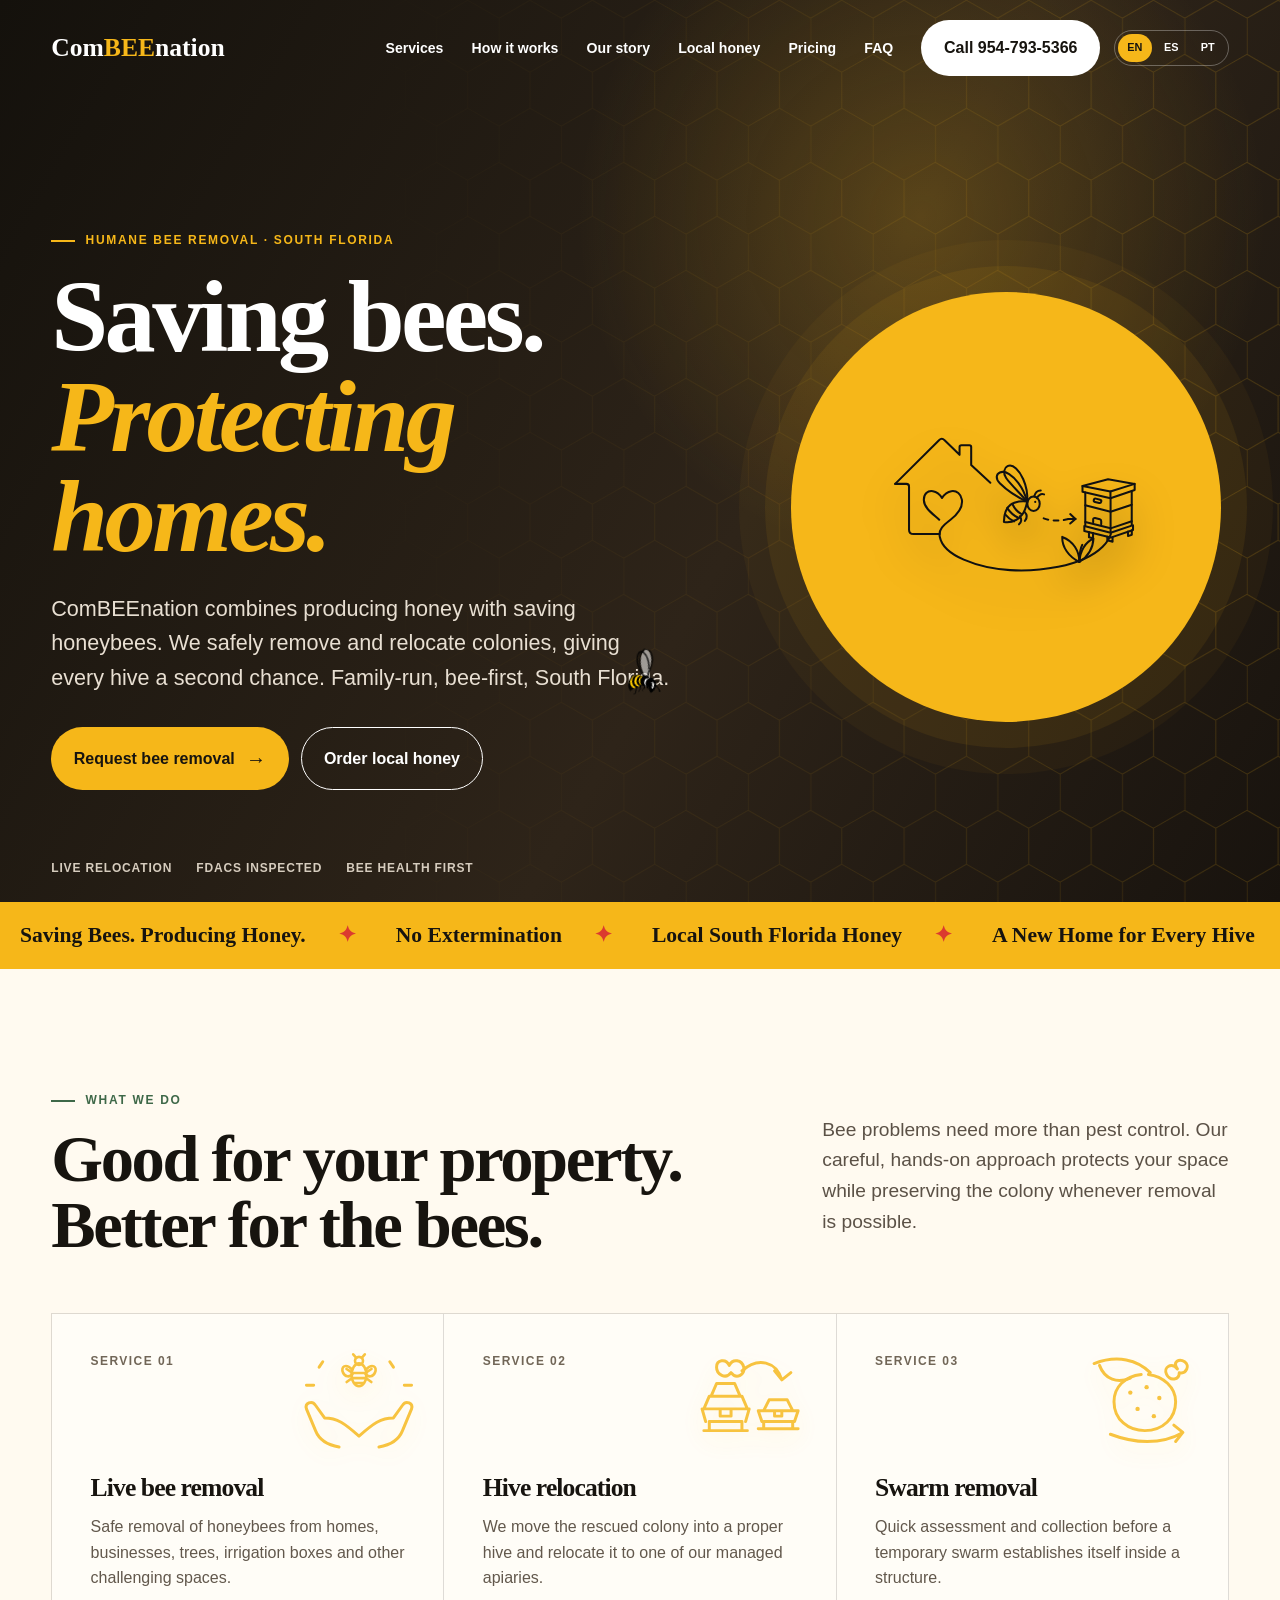
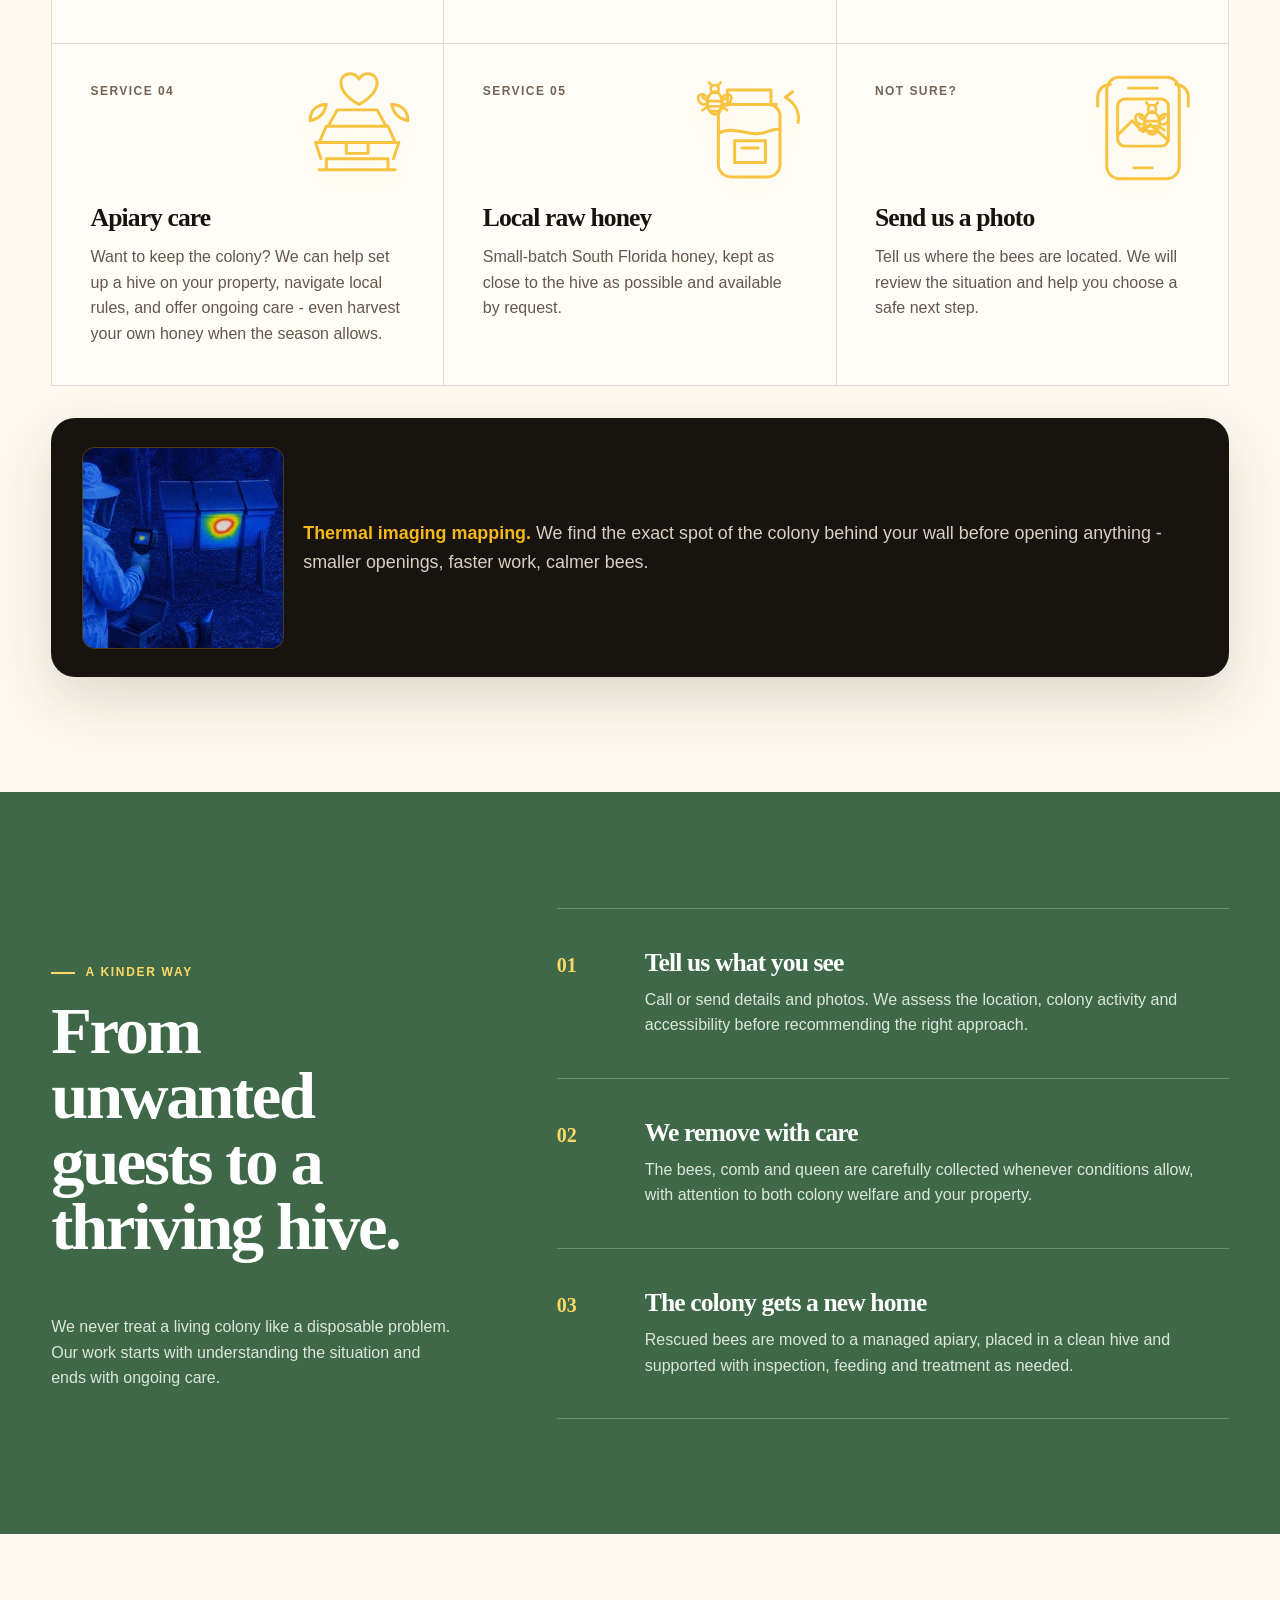
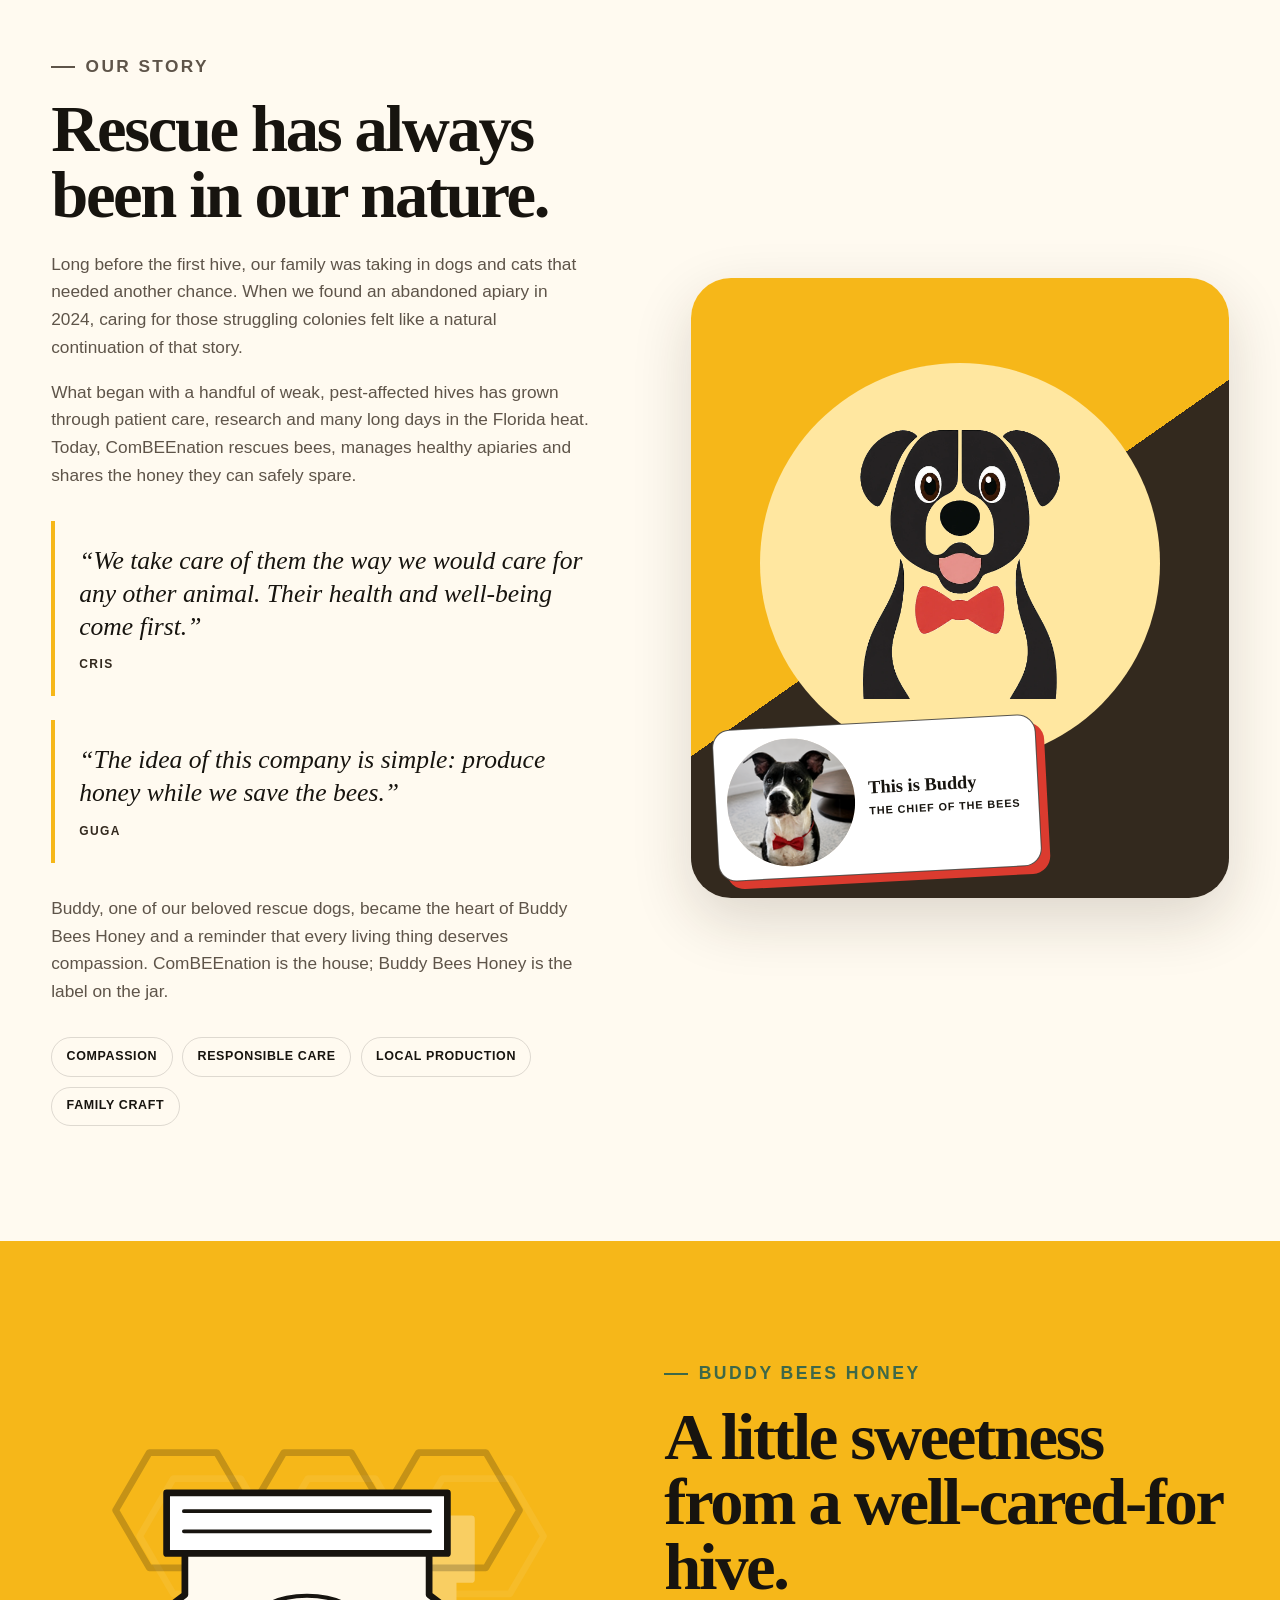
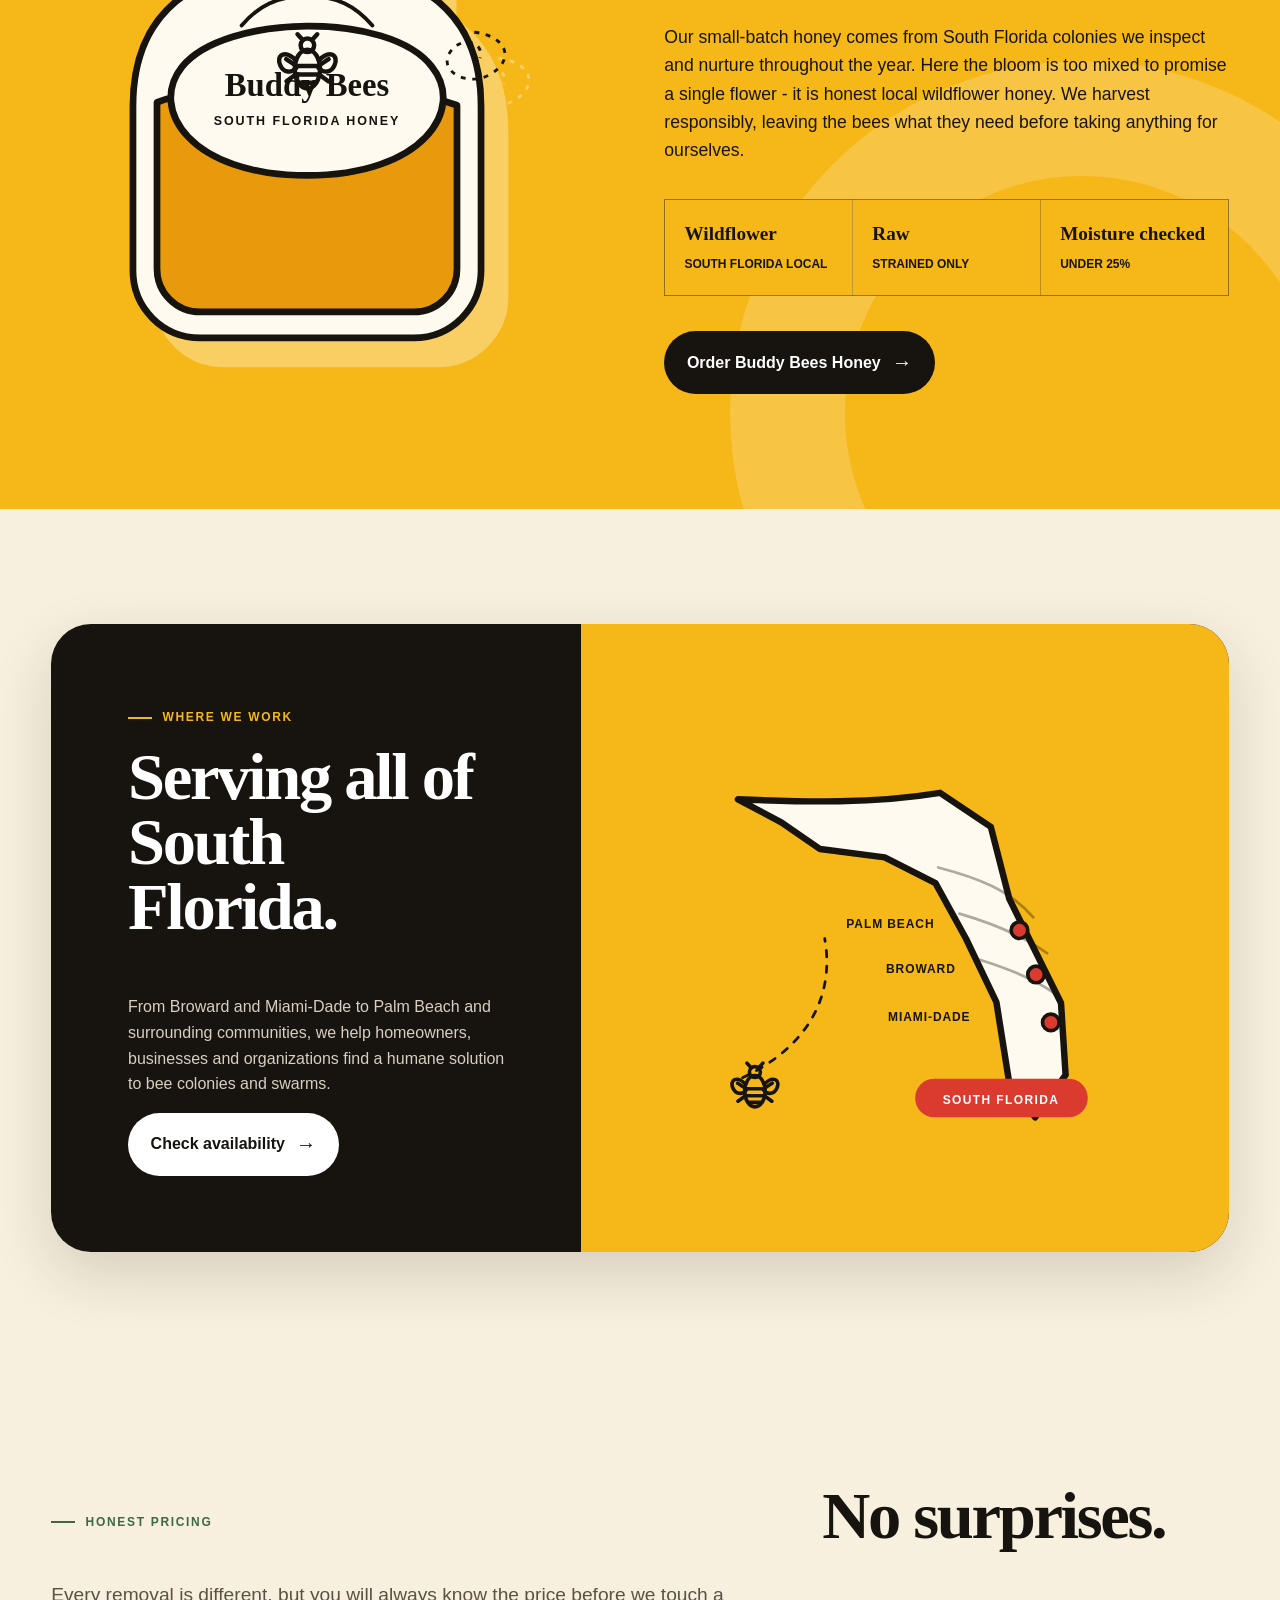
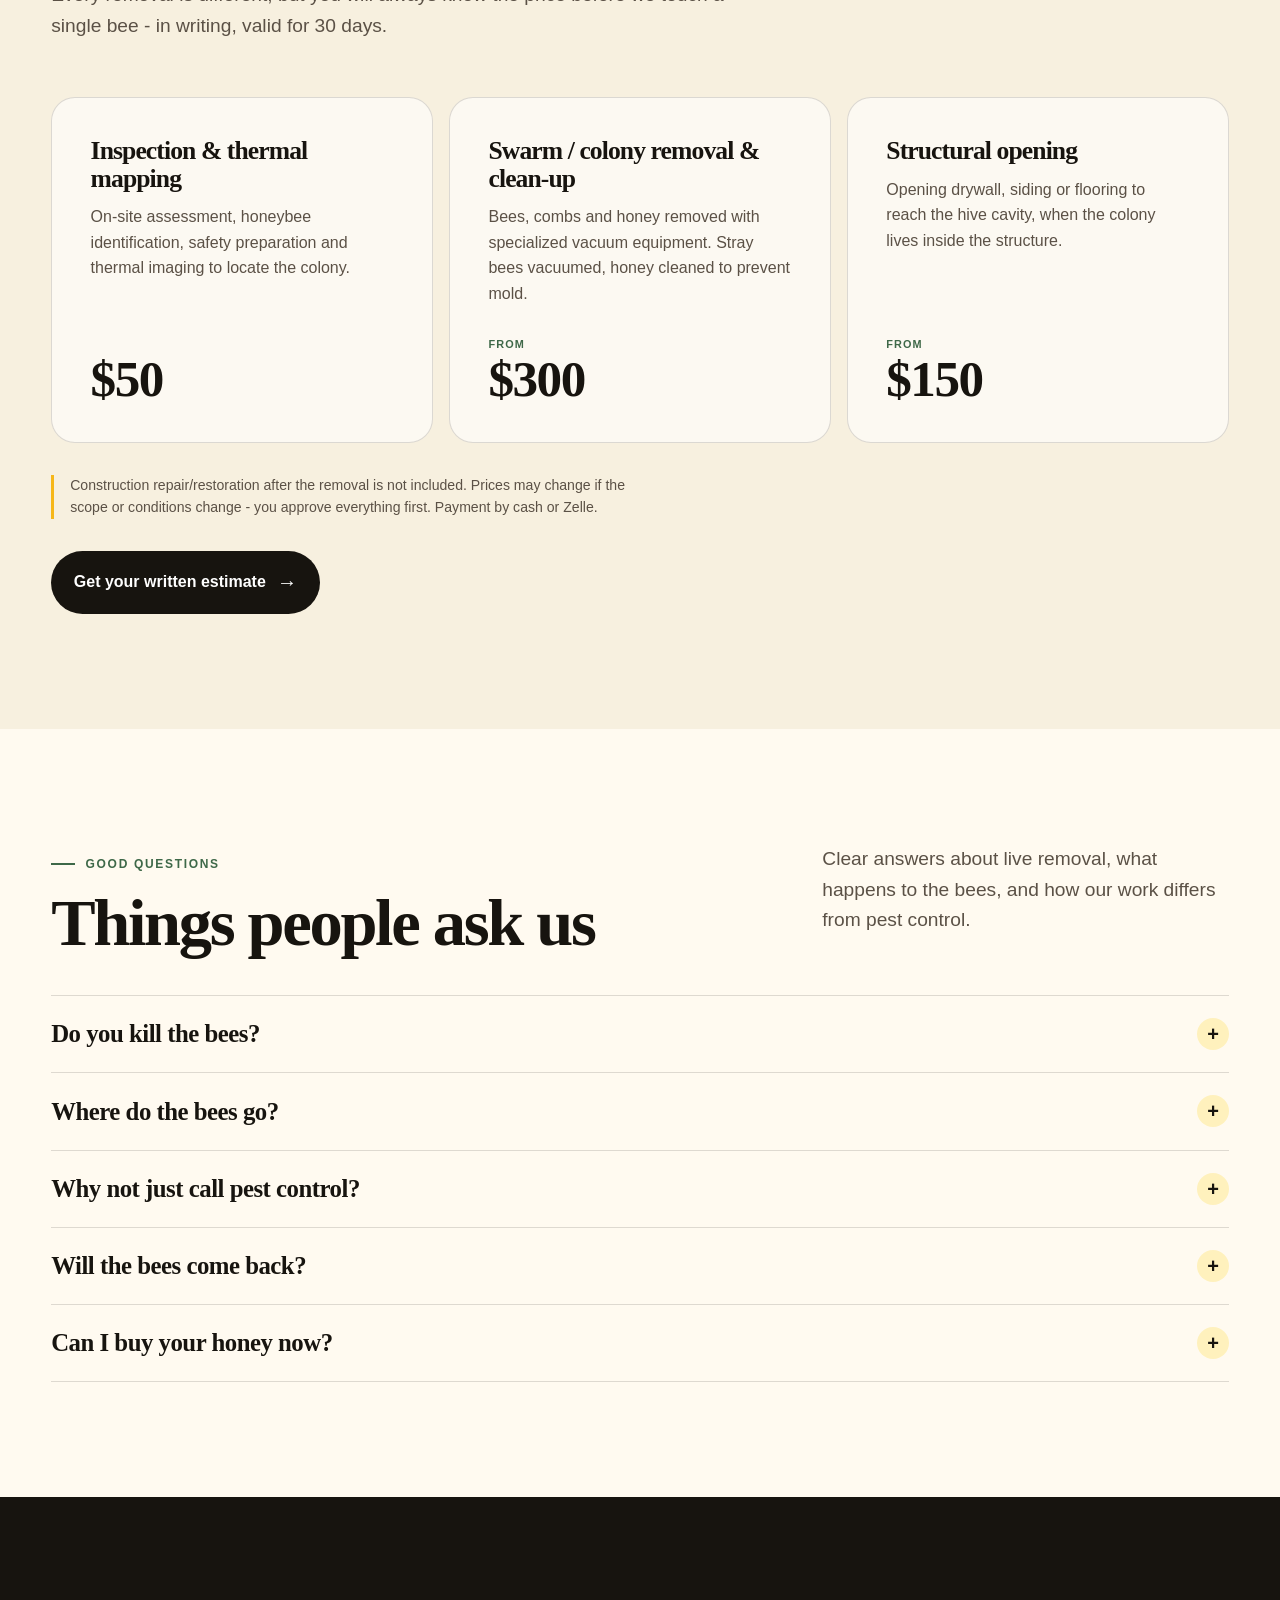
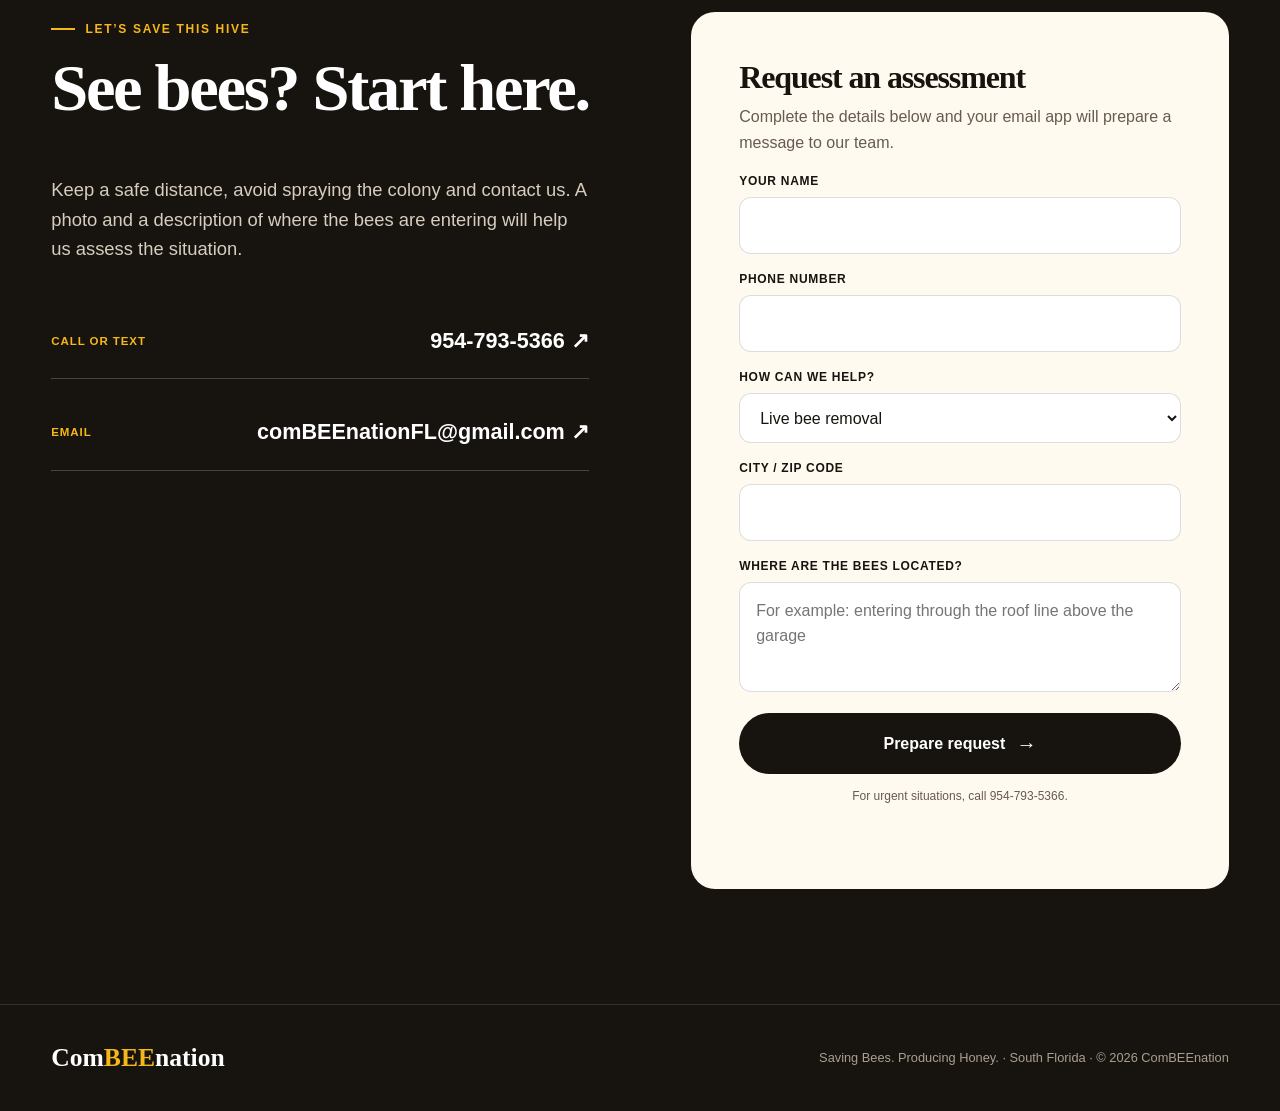
<file: index.html>
<!DOCTYPE html>
<html lang="en">

<head>
    <meta charset="UTF-8">
    <meta name="viewport" content="width=device-width, initial-scale=1.0">
    <meta name="description"
        content="ComBEEnation provides humane live bee removal, colony relocation, apiary care and local raw honey throughout South Florida.">
    <meta name="theme-color" content="#f6b719">
    <title>ComBEEnation | Saving Bees Across South Florida</title>
    <link rel="stylesheet" href="assets/css/styles.css">
</head>

<body>
    <header class="site-header">
        <div class="container nav">
            <button class="menu-toggle" type="button" aria-expanded="false" aria-controls="main-menu"
                aria-label="Open navigation menu">☰</button>
            <a class="logo" href="#home" aria-label="ComBEEnation home">
                <span>Com<strong>BEE</strong>nation</span>
            </a>
            <nav class="nav__links" id="main-menu" aria-label="Main navigation">
                <a href="#services">Services</a>
                <a href="#process">How it works</a>
                <a href="#story">Our story</a>
                <a href="#honey">Local honey</a>
                <a href="#pricing">Pricing</a>
                <a href="#faq">FAQ</a>
                <a class="button button--light" href="tel:+19547935366">Call 954-793-5366</a>
            </nav>
            <div class="language-switcher" aria-label="Choose language">
                <button type="button" data-language="en" aria-pressed="true">EN</button>
                <button type="button" data-language="es" aria-pressed="false">ES</button>
                <button type="button" data-language="pt" aria-pressed="false">PT</button>
            </div>
        </div>
    </header>

    <main>
        <section class="hero" id="home">
            <div class="container hero__grid">
                <div class="hero__copy">
                    <p class="eyebrow">Humane bee removal · South Florida</p>
                    <h1>Saving bees.<br><span>Protecting homes.</span></h1>
                    <p class="hero__lede">ComBEEnation combines producing honey with saving honeybees. We safely remove
                        and relocate colonies, giving every hive a second chance. Family-run, bee-first, South Florida.
                    </p>
                    <div class="hero__actions">
                        <a class="button" href="#contact">Request bee removal <span class="button__arrow"
                                aria-hidden="true">→</span></a>
                        <a class="button button--outline" href="#honey">Order local honey</a>
                    </div>
                </div>
                <div class="hero__visual" aria-label="ComBEEnation bee protection and relocation">
                    <div class="hero__sun" aria-hidden="true"></div>
                    <img class="buddy" src="assets/images/svg/business.svg"
                        alt="Minimalist illustration of a home, a flying bee and an apiary hive connected by a leafy path">
                </div>
            </div>
            <div class="container hero__trust" aria-label="Service qualities">
                <span>Live relocation</span>
                <span>FDACS inspected</span>
                <span>Bee health first</span>
            </div>
        </section>

        <div class="purpose-strip" aria-hidden="true">
            <div class="purpose-strip__track">
                <div class="purpose-strip__item">Saving Bees. Producing Honey.</div>
                <div class="purpose-strip__item">No Extermination</div>
                <div class="purpose-strip__item">Local South Florida Honey</div>
                <div class="purpose-strip__item">A New Home for Every Hive</div>
                <div class="purpose-strip__item">Saving Bees. Producing Honey.</div>
                <div class="purpose-strip__item">No Extermination</div>
                <div class="purpose-strip__item">Local South Florida Honey</div>
                <div class="purpose-strip__item">A New Home for Every Hive</div>
            </div>
        </div>

        <section class="services" id="services">
            <div class="container">
                <div class="section-heading reveal">
                    <div>
                        <p class="eyebrow">What we do</p>
                        <h2>Good for your property. Better for the bees.</h2>
                    </div>
                    <p class="section-intro">Bee problems need more than pest control. Our careful, hands-on approach
                        protects your space while preserving the colony whenever removal is possible.</p>
                </div>
                <div class="service-grid">
                    <article class="service-card reveal">
                        <span class="service-card__icon" aria-hidden="true"><img class="svg-icon"
                                src="assets/images/svg/service-live-removal.svg" alt=""></span>
                        <span class="service-card__number">SERVICE 01</span>
                        <h3>Live bee removal</h3>
                        <p>Safe removal of honeybees from homes, businesses, trees, irrigation boxes and other
                            challenging spaces.</p>
                    </article>
                    <article class="service-card reveal">
                        <span class="service-card__icon" aria-hidden="true"><img class="svg-icon"
                                src="assets/images/svg/service-hive-relocation.svg" alt=""></span>
                        <span class="service-card__number">SERVICE 02</span>
                        <h3>Hive relocation</h3>
                        <p>We move the rescued colony into a proper hive and relocate it to one of our managed apiaries.
                        </p>
                    </article>
                    <article class="service-card reveal">
                        <span class="service-card__icon" aria-hidden="true"><img class="svg-icon"
                                src="assets/images/svg/service-swarm-removal.svg" alt=""></span>
                        <span class="service-card__number">SERVICE 03</span>
                        <h3>Swarm removal</h3>
                        <p>Quick assessment and collection before a temporary swarm establishes itself inside a
                            structure.</p>
                    </article>
                    <article class="service-card reveal">
                        <span class="service-card__icon" aria-hidden="true"><img class="svg-icon"
                                src="assets/images/svg/service-apiary-care.svg" alt=""></span>
                        <span class="service-card__number">SERVICE 04</span>
                        <h3>Apiary care</h3>
                        <p>Want to keep the colony? We can help set up a hive on your property, navigate local rules,
                            and offer ongoing care - even harvest your own honey when the season allows.</p>
                    </article>
                    <article class="service-card reveal">
                        <span class="service-card__icon" aria-hidden="true"><img class="svg-icon"
                                src="assets/images/svg/service-local-honey.svg" alt=""></span>
                        <span class="service-card__number">SERVICE 05</span>
                        <h3>Local raw honey</h3>
                        <p>Small-batch South Florida honey, kept as close to the hive as possible and available by
                            request.</p>
                    </article>
                    <article class="service-card reveal">
                        <span class="service-card__icon" aria-hidden="true"><img class="svg-icon"
                                src="assets/images/svg/service-send-photo.svg" alt=""></span>
                        <span class="service-card__number">NOT SURE?</span>
                        <h3>Send us a photo</h3>
                        <p>Tell us where the bees are located. We will review the situation and help you choose a safe
                            next step.</p>
                    </article>
                </div>
                <div class="thermal reveal">
                    <img class="thermal__photo" src="assets/images/infrared.webp"
                        alt="Beekeeper using a thermal camera to locate a colony by its heat signature">
                    <p><strong>Thermal imaging mapping.</strong> We find the exact spot of the colony behind your wall
                        before opening anything - smaller openings, faster work, calmer bees.</p>
                </div>
            </div>
        </section>

        <section class="process" id="process">
            <div class="container process__layout">
                <div class="process__sticky reveal">
                    <p class="eyebrow">A kinder way</p>
                    <h2>From unwanted guests to a thriving hive.</h2>
                    <p>We never treat a living colony like a disposable problem. Our work starts with understanding the
                        situation and ends with ongoing care.</p>
                </div>
                <div class="steps">
                    <article class="step reveal">
                        <div>
                            <h3>Tell us what you see</h3>
                            <p>Call or send details and photos. We assess the location, colony activity and
                                accessibility before recommending the right approach.</p>
                        </div>
                    </article>
                    <article class="step reveal">
                        <div>
                            <h3>We remove with care</h3>
                            <p>The bees, comb and queen are carefully collected whenever conditions allow, with
                                attention to both colony welfare and your property.</p>
                        </div>
                    </article>
                    <article class="step reveal">
                        <div>
                            <h3>The colony gets a new home</h3>
                            <p>Rescued bees are moved to a managed apiary, placed in a clean hive and supported with
                                inspection, feeding and treatment as needed.</p>
                        </div>
                    </article>
                </div>
            </div>
        </section>

        <section class="story" id="story">
            <div class="container story__grid">
                <div class="story__copy reveal">
                    <p class="eyebrow">Our story</p>
                    <h2>Rescue has always been in our nature.</h2>
                    <p>Long before the first hive, our family was taking in dogs and cats that needed another chance.
                        When we found an abandoned apiary in 2024, caring for those struggling colonies felt like a
                        natural continuation of that story.</p>
                    <p>What began with a handful of weak, pest-affected hives has grown through patient care, research
                        and many long days in the Florida heat. Today, ComBEEnation rescues bees, manages healthy
                        apiaries and shares the honey they can safely spare.</p>
                    <blockquote class="quote">
                        <p>“We take care of them the way we would care for any other animal. Their health and well-being
                            come first.”</p>
                        <cite>Cris</cite>
                    </blockquote>
                    <blockquote class="quote">
                        <p>“The idea of this company is simple: produce honey while we save the bees.”</p>
                        <cite>Guga</cite>
                    </blockquote>
                    <p>Buddy, one of our beloved rescue dogs, became the heart of Buddy Bees Honey and a reminder that
                        every living thing deserves compassion. ComBEEnation is the house; Buddy Bees Honey is the label
                        on the jar.</p>
                    <div class="values" aria-label="Our values">
                        <span class="value">Compassion</span>
                        <span class="value">Responsible care</span>
                        <span class="value">Local production</span>
                        <span class="value">Family craft</span>
                    </div>
                </div>
                <div class="story__art reveal" aria-label="Buddy">
                    <div class="buddy-clip">
                        <img class="buddy" src="assets/images/buddy.webp"
                            alt="Buddy, the rescue dog who inspired Buddy Bees Honey">
                    </div>
                    <div class="buddy-badge">
                        <img class="buddy-badge__photo" src="assets/images/buddy.png"
                            alt="Buddy, the rescue dog">
                        <div class="buddy-badge__copy">
                            <strong>This is Buddy</strong>
                            <span>The chief of the bees</span>
                        </div>
                    </div>
                </div>
            </div>
        </section>

        <section class="honey-section" id="honey">
            <div class="container honey__grid">
                <img class="honey-illustration reveal" src="assets/images/svg/honey-illustration.svg"
                    alt="A hand-drawn jar of golden South Florida honey with bees and honeycomb.">
                <div class="honey__copy reveal">
                    <p class="eyebrow">Buddy Bees Honey</p>
                    <h2>A little sweetness from a well-cared-for hive.</h2>
                    <p>Our small-batch honey comes from South Florida colonies we inspect and nurture throughout the
                        year. Here the bloom is too mixed to promise a single flower - it is honest local wildflower
                        honey. We harvest responsibly, leaving the bees what they need before taking anything for
                        ourselves.</p>
                    <div class="honey__facts">
                        <div class="honey__fact"><strong>Wildflower</strong><span>South Florida local</span></div>
                        <div class="honey__fact"><strong>Raw</strong><span>Strained only</span></div>
                        <div class="honey__fact"><strong>Moisture checked</strong><span>Under 25%</span></div>
                    </div>
                    <a class="button"
                        href="mailto:comBEEnationFL@gmail.com?subject=Buddy%20Bees%20Honey%20Order&body=Hi%20ComBEEnation%2C%0A%0AI%20would%20like%20to%20order%20local%20honey.%0A%0AName%3A%0AQuantity%3A%0ACity%3A">Order
                        Buddy Bees Honey <span class="button__arrow" aria-hidden="true">→</span></a>
                </div>
            </div>
        </section>

        <section class="area" id="area">
            <div class="container">
                <div class="area__card reveal">
                    <div class="area__copy">
                        <p class="eyebrow">Where we work</p>
                        <h2>Serving all of South Florida.</h2>
                        <p>From Broward and Miami-Dade to Palm Beach and surrounding communities, we help homeowners,
                            businesses and organizations find a humane solution to bee colonies and swarms.</p>
                        <a class="button button--light" href="tel:+19547935366">Check availability <span
                                class="button__arrow" aria-hidden="true">→</span></a>
                    </div>
                    <div class="area__map">
                        <img class="florida-map" src="assets/images/svg/florida-map.svg"
                            alt="Stylized map highlighting Palm Beach, Broward and Miami-Dade counties.">
                    </div>
                </div>
            </div>
        </section>

        <section class="pricing" id="pricing">
            <div class="container">
                <div class="pricing__head reveal">
                    <p class="eyebrow">Honest pricing</p>
                    <h2>No surprises.</h2>
                    <p class="section-intro">Every removal is different, but you will always know the price before we
                        touch a single bee - in writing, valid for 30 days.</p>
                </div>
                <div class="price-list">
                    <article class="price-row reveal">
                        <div class="price-row__copy">
                            <h3>Inspection &amp; thermal mapping</h3>
                            <p>On-site assessment, honeybee identification, safety preparation and thermal imaging to
                                locate the colony.</p>
                        </div>
                        <div class="price-row__value">$50</div>
                    </article>
                    <article class="price-row reveal">
                        <div class="price-row__copy">
                            <h3>Swarm / colony removal &amp; clean-up</h3>
                            <p>Bees, combs and honey removed with specialized vacuum equipment. Stray bees vacuumed,
                                honey cleaned to prevent mold.</p>
                        </div>
                        <div class="price-row__value"><small>from</small>$300</div>
                    </article>
                    <article class="price-row reveal">
                        <div class="price-row__copy">
                            <h3>Structural opening</h3>
                            <p>Opening drywall, siding or flooring to reach the hive cavity, when the colony lives
                                inside the structure.</p>
                        </div>
                        <div class="price-row__value"><small>from</small>$150</div>
                    </article>
                </div>
                <p class="price-note reveal">Construction repair/restoration after the removal is not included. Prices
                    may change if the scope or conditions change - you approve everything first. Payment by cash or
                    Zelle.</p>
                <div class="price-cta reveal">
                    <a class="button" href="tel:+19547935366">Get your written estimate <span class="button__arrow"
                            aria-hidden="true">→</span></a>
                </div>
            </div>
        </section>

        <section class="faq" id="faq">
            <div class="container">
                <div class="section-heading reveal">
                    <div>
                        <p class="eyebrow">Good questions</p>
                        <h2>Things people ask us</h2>
                    </div>
                    <p class="section-intro">Clear answers about live removal, what happens to the bees, and how our
                        work differs from pest control.</p>
                </div>
                <div class="faq__list">
                    <details class="reveal">
                        <summary>Do you kill the bees?</summary>
                        <p>Never. Not one, not with chemicals, not "just this once". If a colony can't be removed
                            safely, we would rather turn the job down than harm the bees.</p>
                    </details>
                    <details class="reveal">
                        <summary>Where do the bees go?</summary>
                        <p>To our apiaries in Davie - certified beekeepers, apiaries inspected by the Florida Department
                            of Agriculture (FDACS). There they're nursed back to strength and become part of our local
                            honey production.</p>
                    </details>
                    <details class="reveal">
                        <summary>Why not just call pest control?</summary>
                        <p>Spraying a colony leaves poisoned honey and dead brood rotting inside your wall - and the
                            queen's pheromone keeps attracting new swarms to the same spot. Removal solves the problem;
                            extermination hides it.</p>
                    </details>
                    <details class="reveal">
                        <summary>Will the bees come back?</summary>
                        <p>Honest answer: the scent left behind can attract scout bees. We remove the combs and honey,
                            clean the area, and show you exactly which entry points to seal so a new swarm doesn't move
                            in.</p>
                    </details>
                    <details class="reveal">
                        <summary>Can I buy your honey now?</summary>
                        <p>Almost! Our first commercial harvest is on the way. Text or email us to join the Buddy Bees
                            Honey waitlist and you'll be first in line.</p>
                    </details>
                </div>
            </div>
        </section>

        <section class="contact" id="contact">
            <div class="container contact__grid">
                <div class="reveal">
                    <p class="eyebrow">Let’s save this hive</p>
                    <h2>See bees? Start here.</h2>
                    <p class="contact__lede">Keep a safe distance, avoid spraying the colony and contact us. A photo and
                        a description of where the bees are entering will help us assess the situation.</p>
                    <div class="contact__options">
                        <a class="contact-link" href="tel:+19547935366"><span>Call or text</span><strong>954-793-5366
                                ↗</strong></a>
                        <a class="contact-link"
                            href="mailto:comBEEnationFL@gmail.com"><span>Email</span><strong>comBEEnationFL@gmail.com
                                ↗</strong></a>
                    </div>
                </div>
                <form class="request-card reveal" id="request-form">
                    <h3>Request an assessment</h3>
                    <p>Complete the details below and your email app will prepare a message to our team.</p>
                    <div class="field">
                        <label for="name">Your name</label>
                        <input id="name" name="name" autocomplete="name" required>
                    </div>
                    <div class="field">
                        <label for="phone">Phone number</label>
                        <input id="phone" name="phone" type="tel" autocomplete="tel" required>
                    </div>
                    <div class="field">
                        <label for="need">How can we help?</label>
                        <select id="need" name="need">
                            <option>Live bee removal</option>
                            <option>Swarm removal</option>
                            <option>Apiary care</option>
                            <option>Order local honey</option>
                            <option>Something else</option>
                        </select>
                    </div>
                    <div class="field">
                        <label for="location">City / ZIP code</label>
                        <input id="location" name="location" autocomplete="postal-code" required>
                    </div>
                    <div class="field">
                        <label for="message">Where are the bees located?</label>
                        <textarea id="message" name="message"
                            placeholder="For example: entering through the roof line above the garage"></textarea>
                    </div>
                    <button class="button" type="submit">Prepare request <span class="button__arrow"
                            aria-hidden="true">→</span></button>
                    <p class="form-note">For urgent situations, call 954-793-5366.</p>
                    <p class="form-status" id="form-status" role="status"></p>
                </form>
            </div>
        </section>
    </main>

    <div class="bee-flight" aria-hidden="true">
        <img src="assets/images/svg/bee.svg" alt="" width="50" height="50">
    </div>

    <button class="back-to-top" type="button" aria-label="Back to top" title="Back to top">
        <img class="svg-icon" src="assets/images/svg/arrow-up.svg" alt="">
    </button>

    <footer class="footer">
        <div class="container footer__inner">
            <a class="logo" href="#home">
                <span>Com<strong>BEE</strong>nation</span>
            </a>
            <p>Saving Bees. Producing Honey. · South Florida · © <span id="year"></span> ComBEEnation</p>
        </div>
    </footer>

    <script src="assets/js/translations.js" defer></script>
    <script src="assets/js/app.js" defer></script>
    <script src="assets/js/bee.js" defer></script>
</body>

</html>
</file>
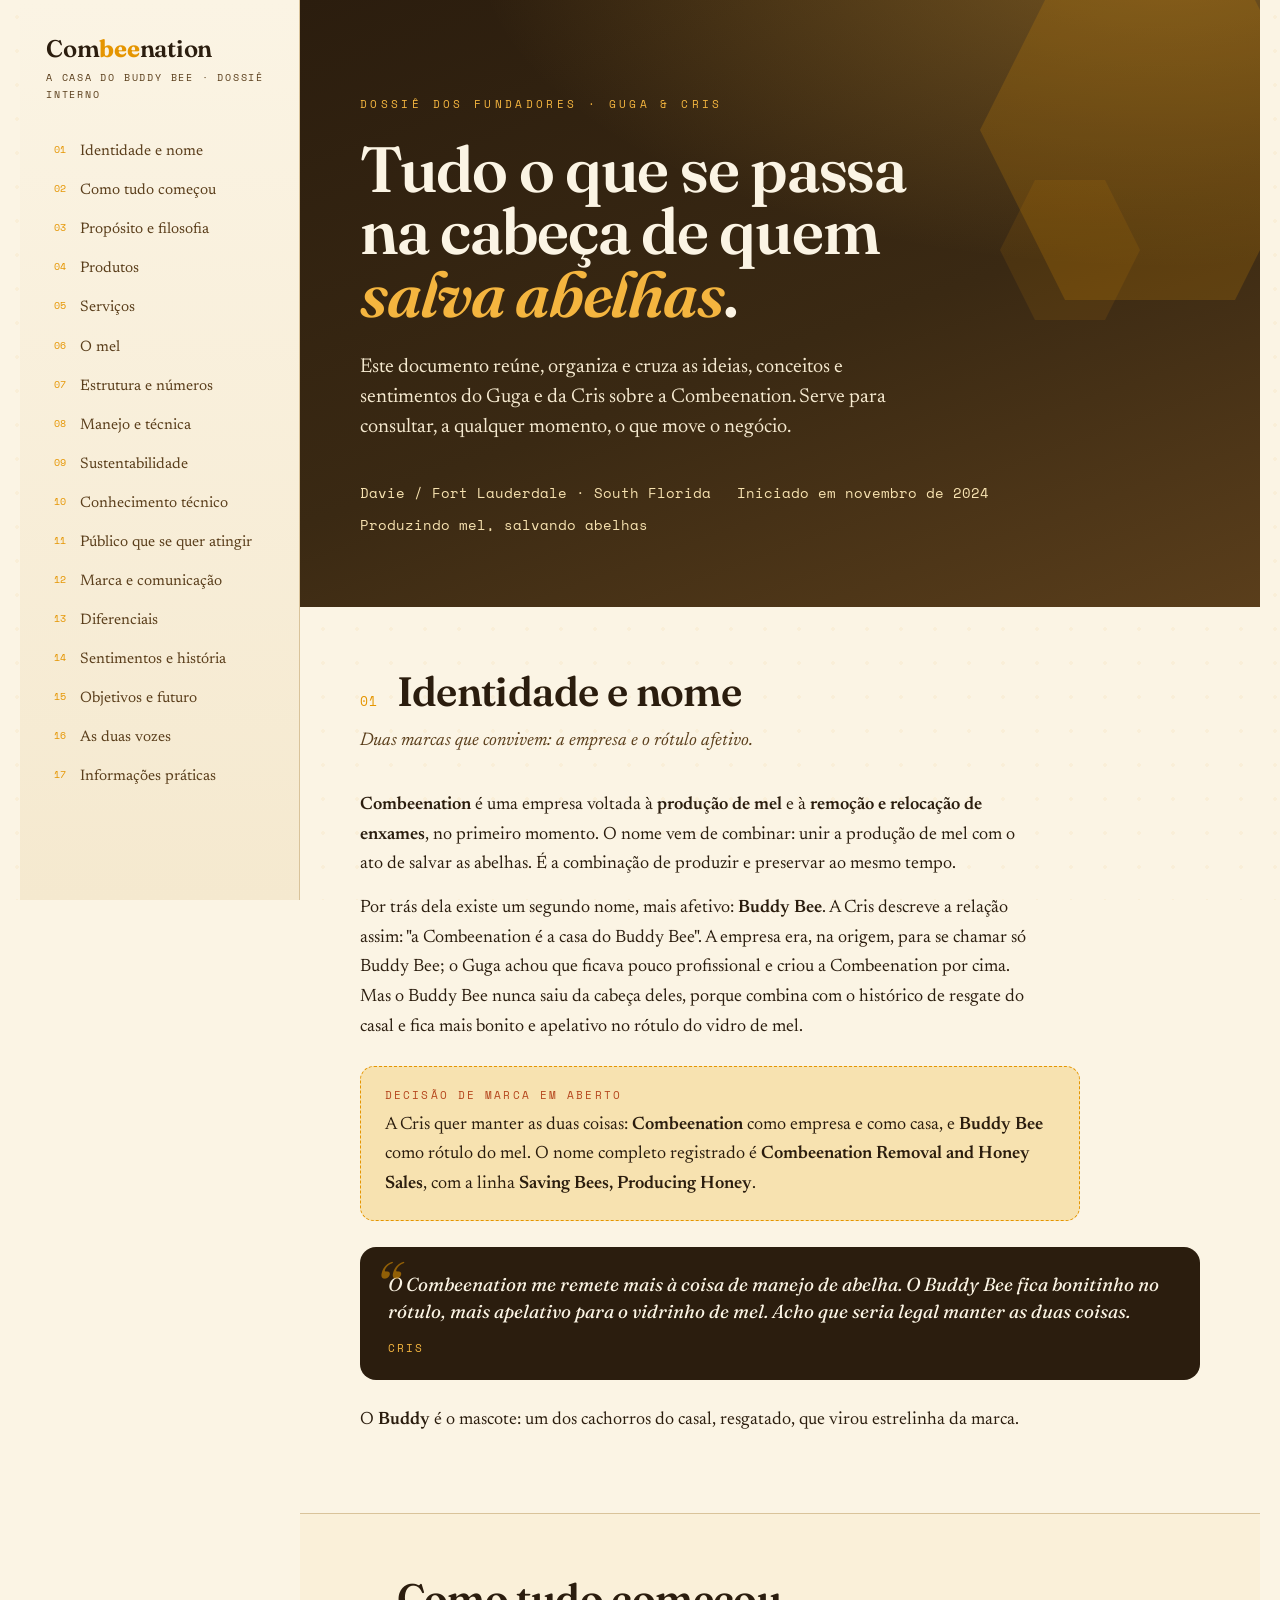
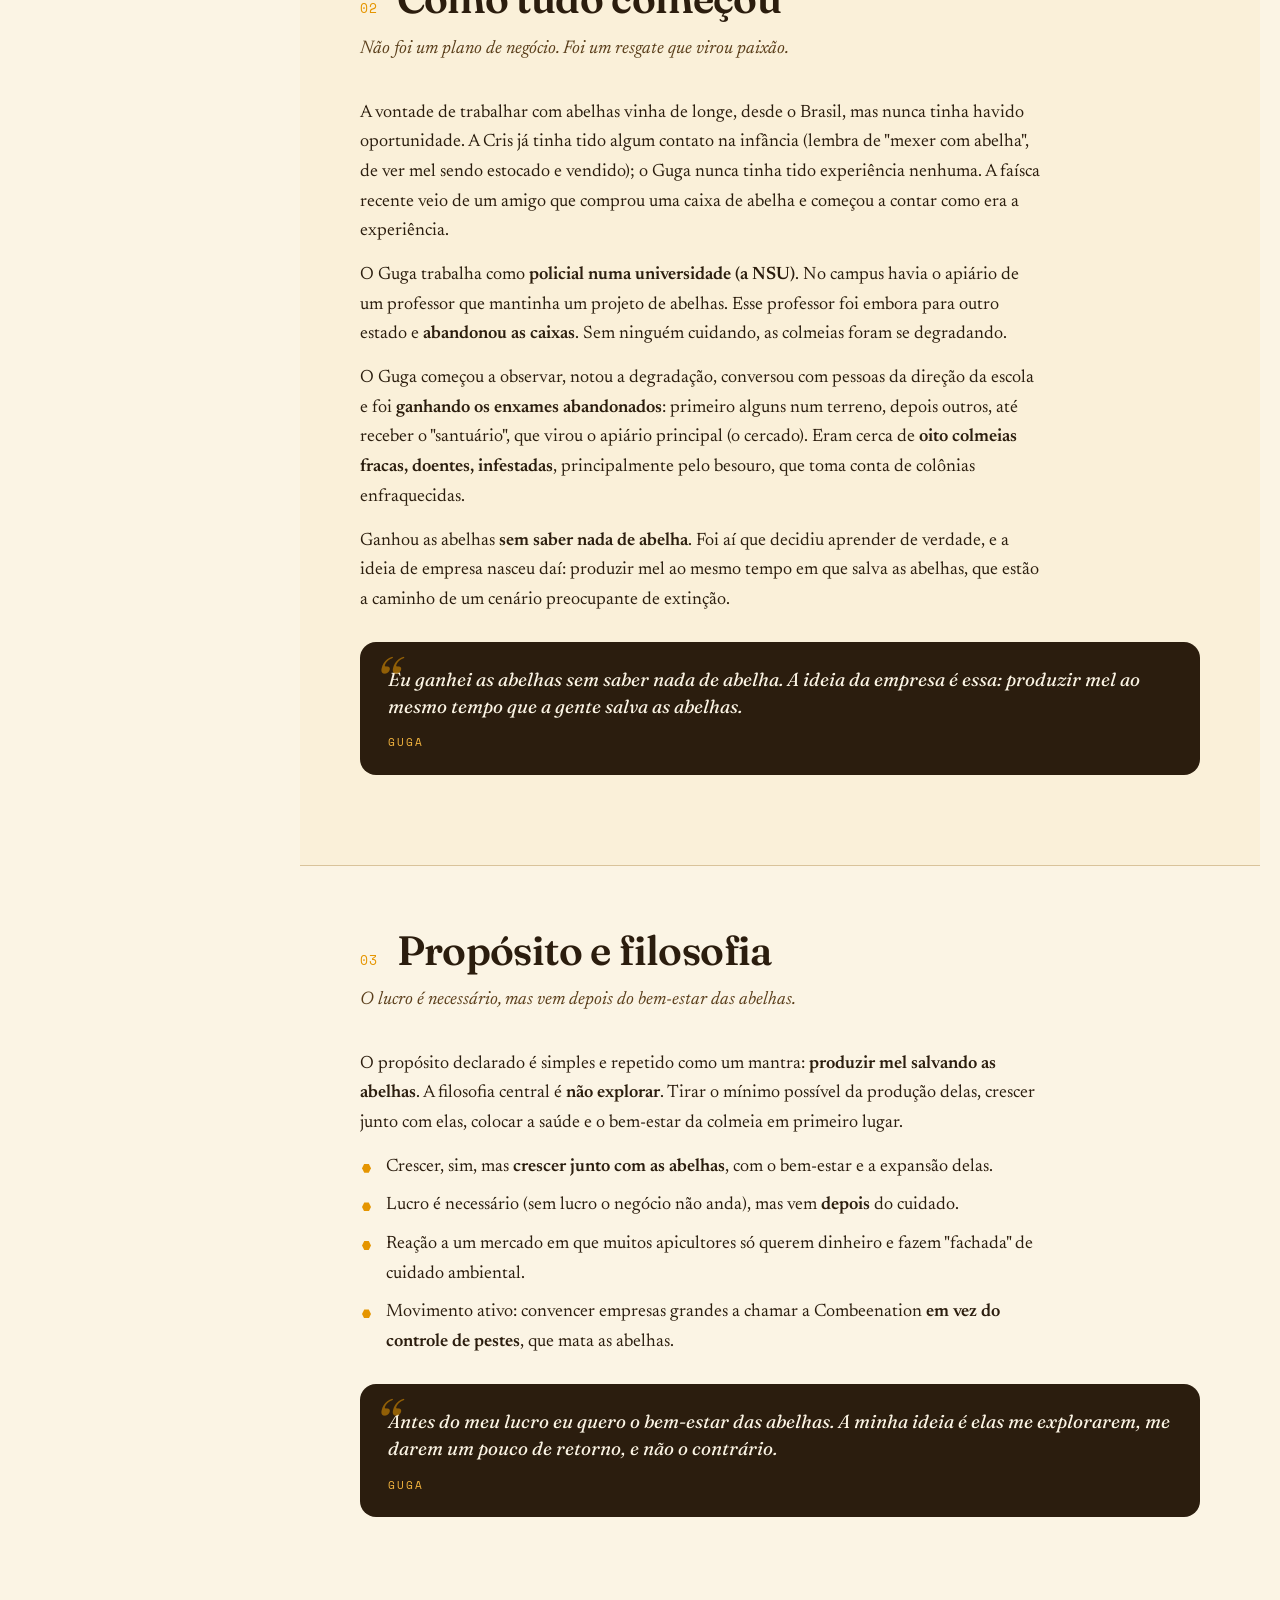
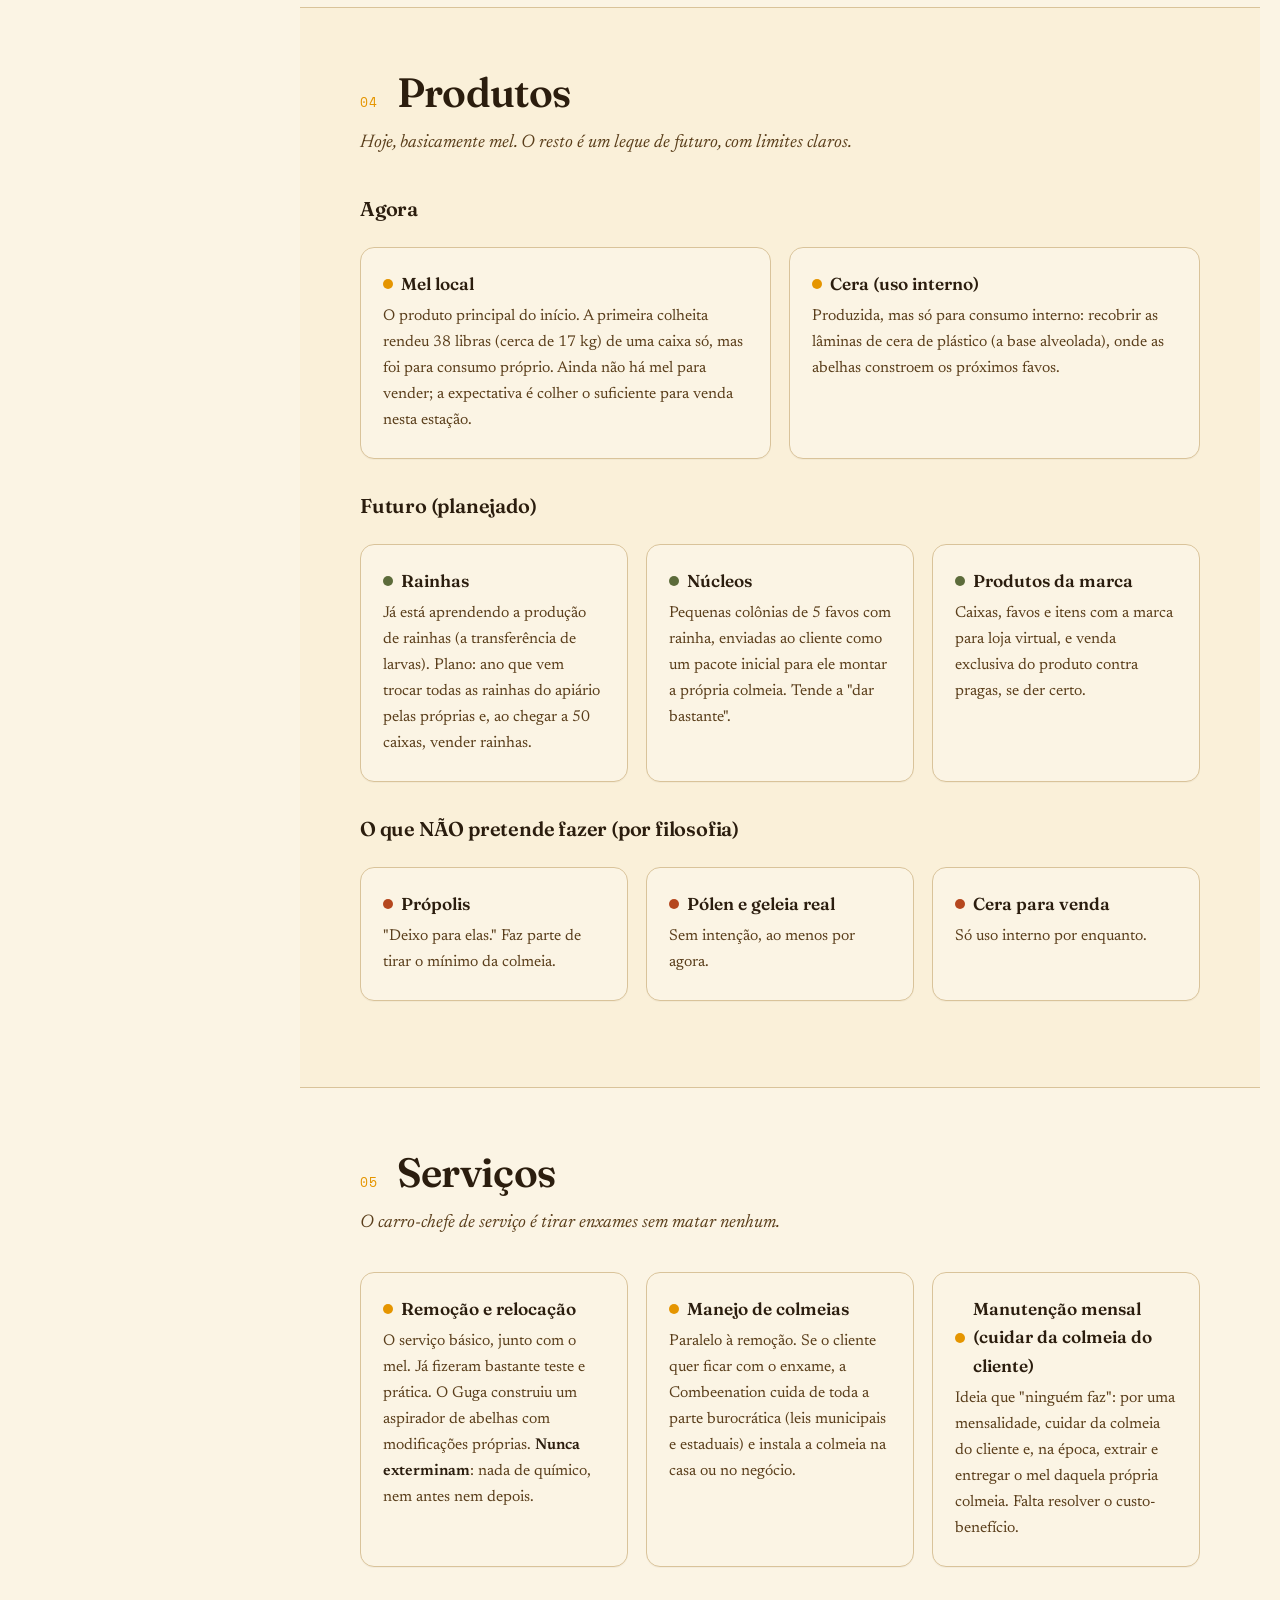
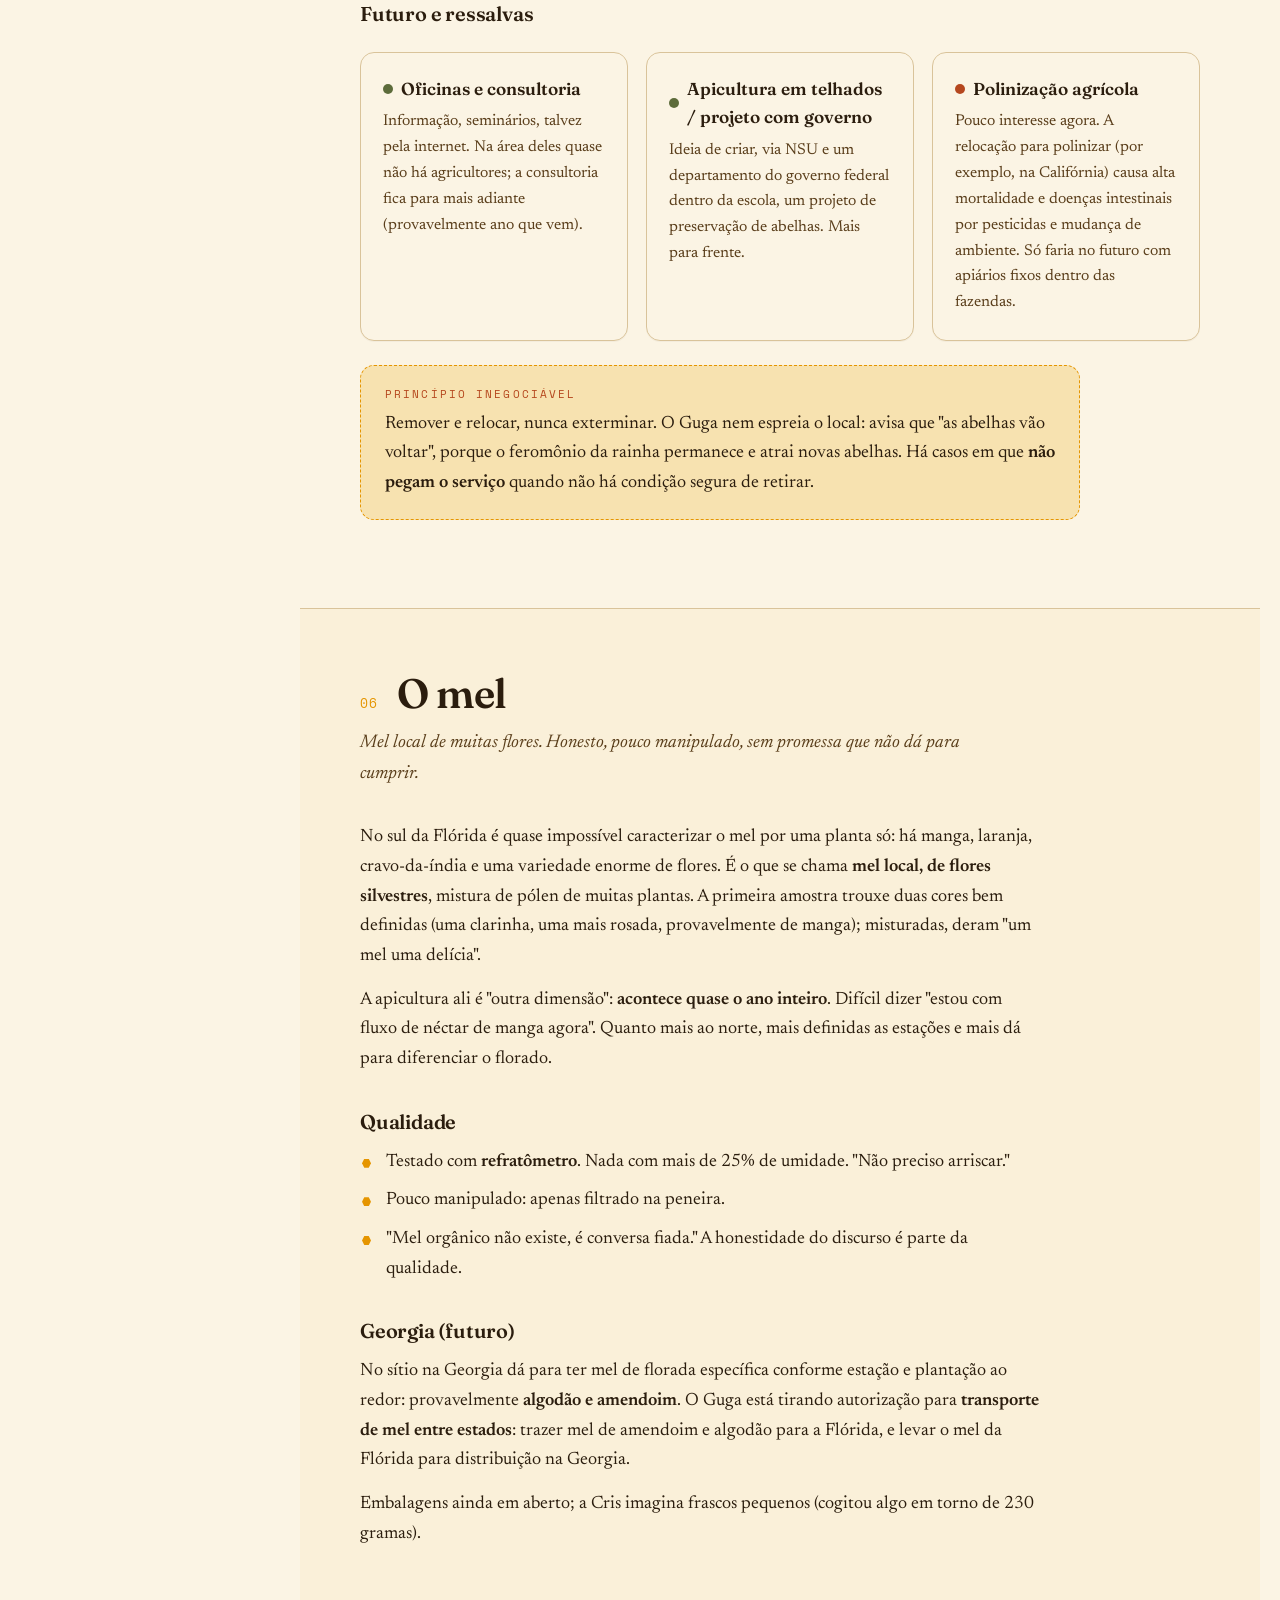
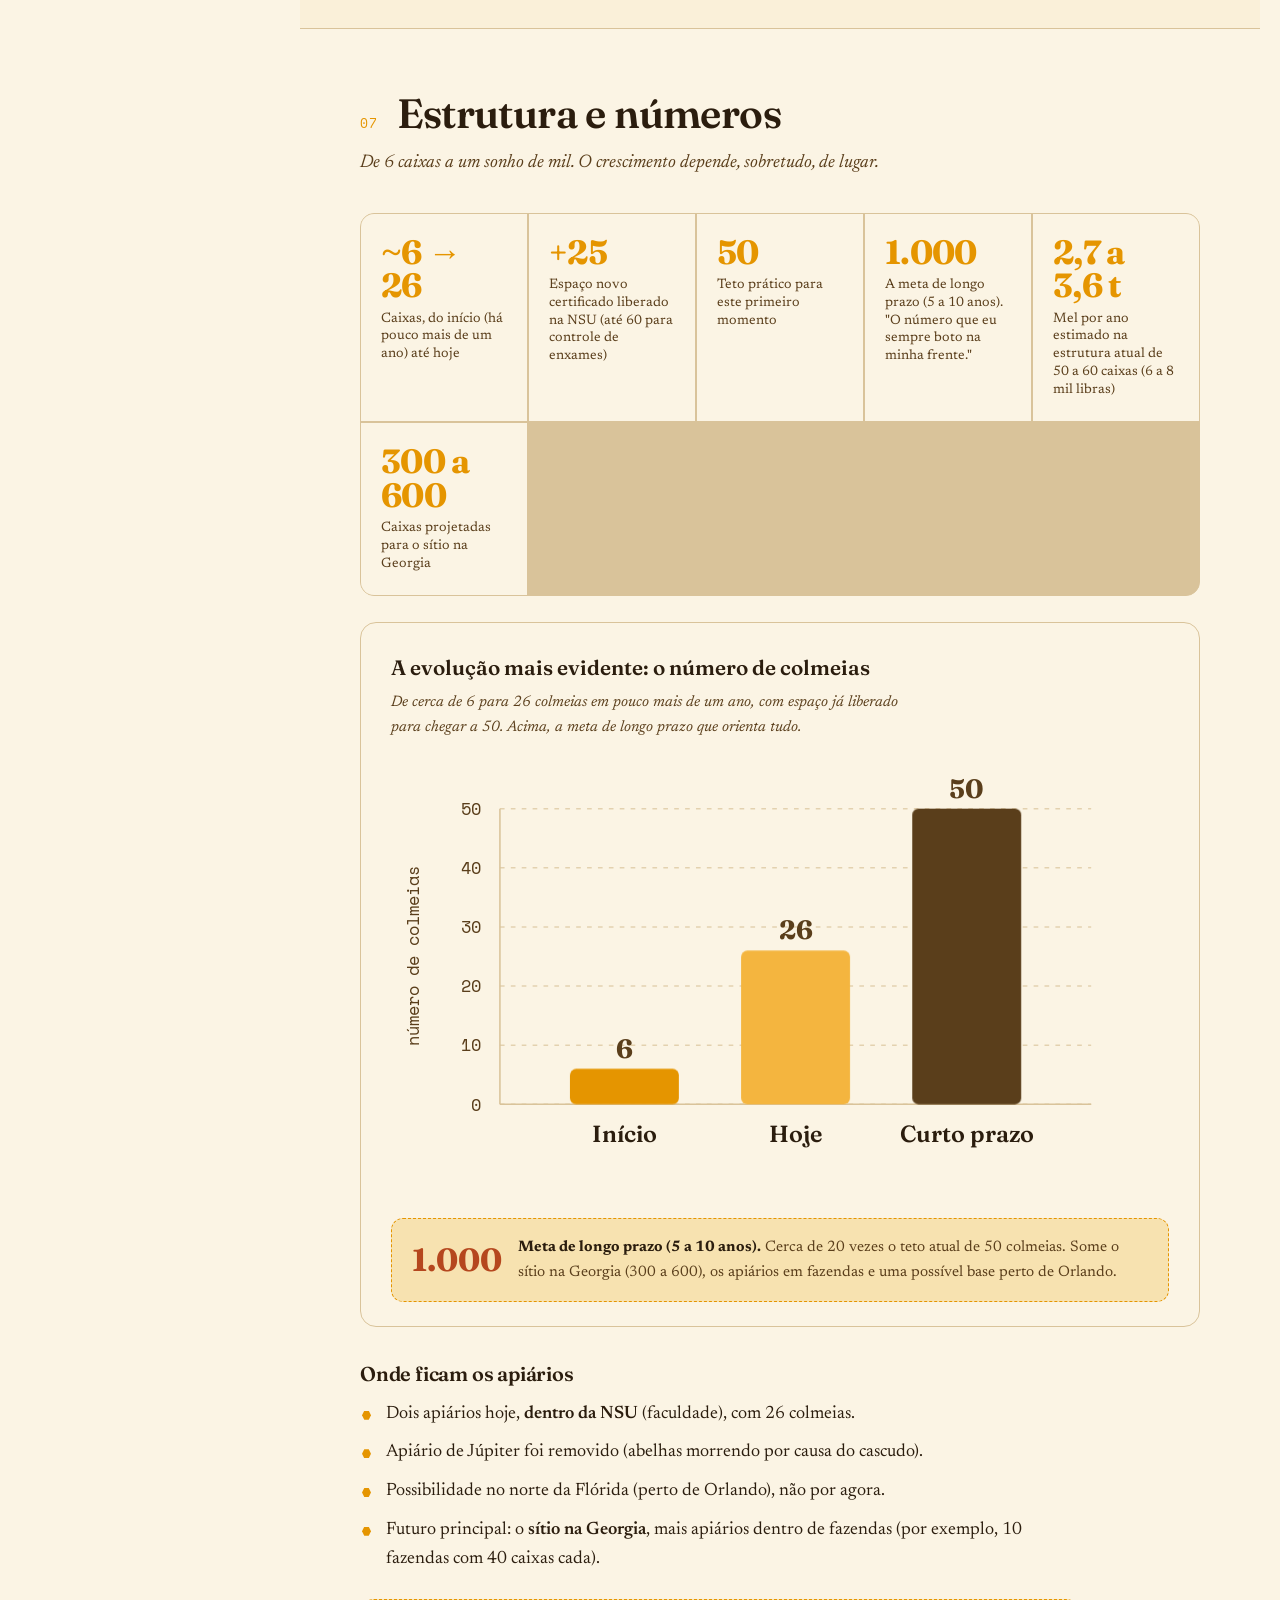
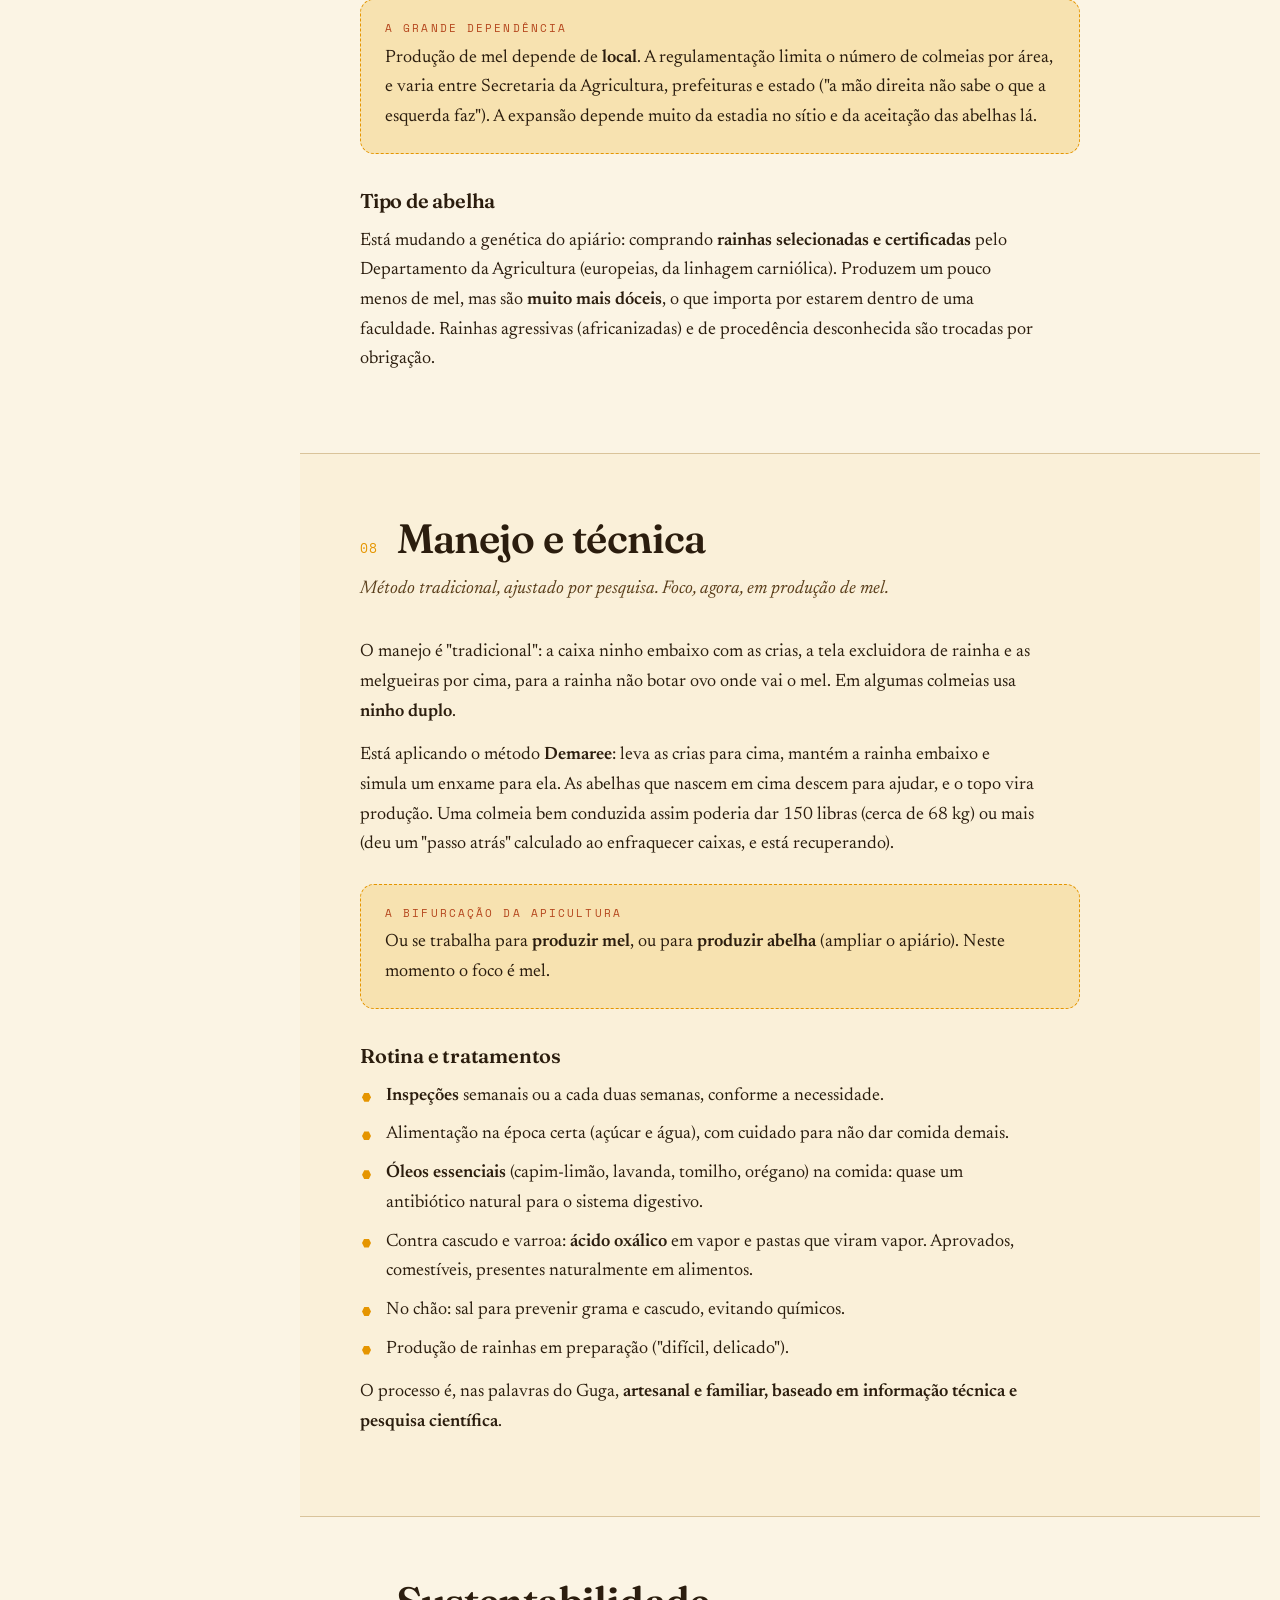
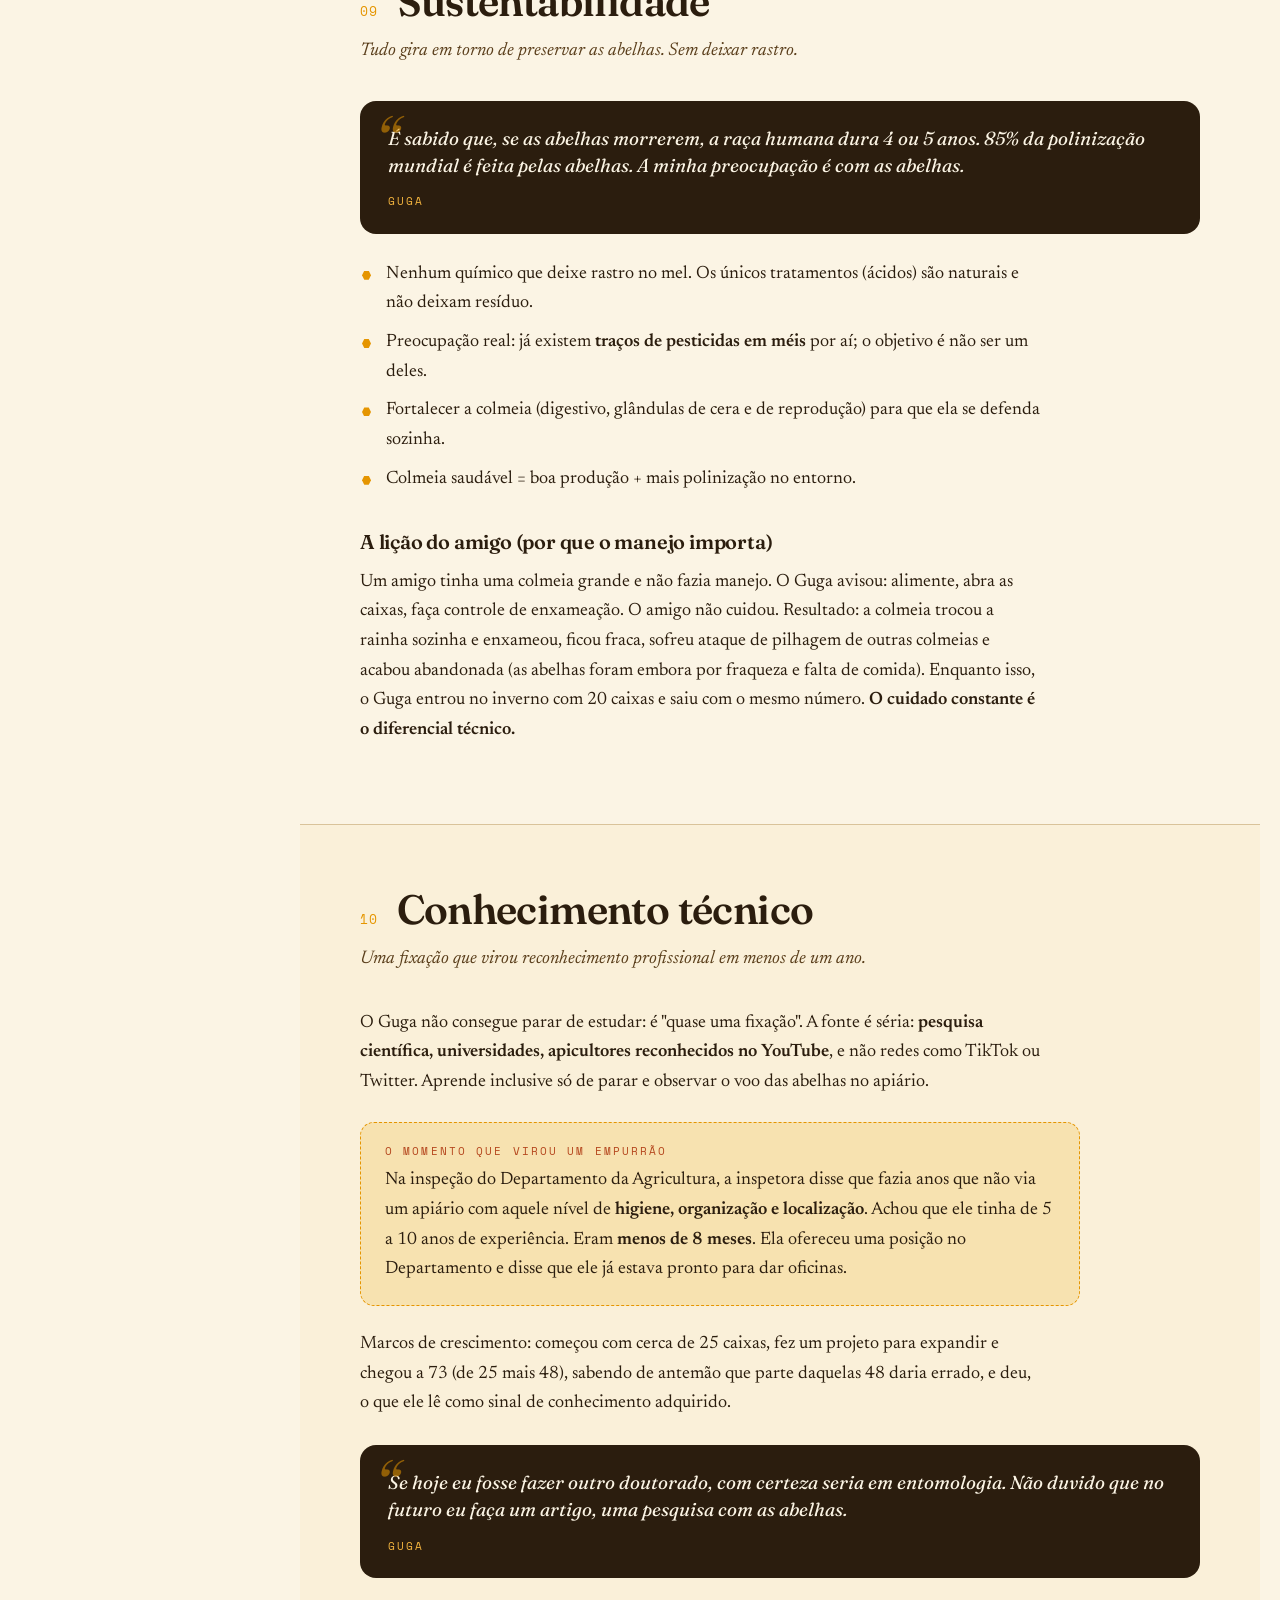
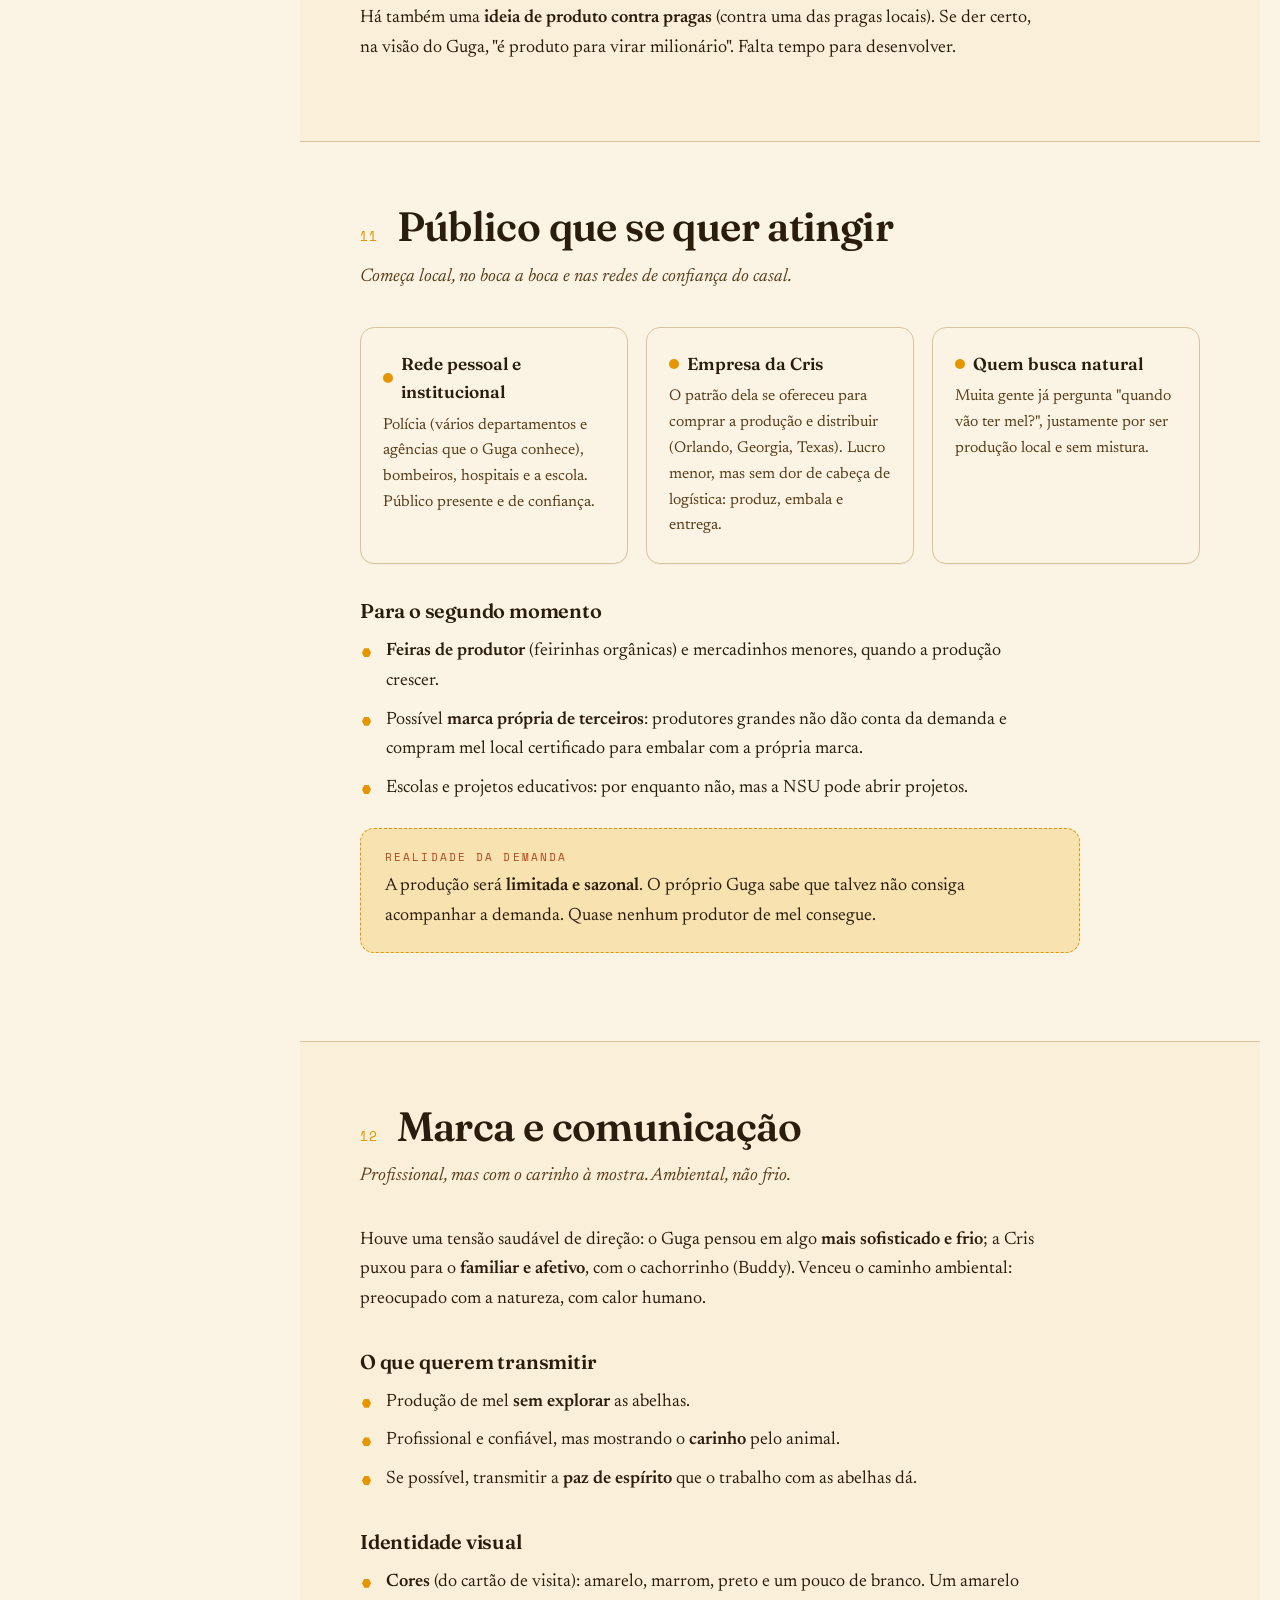
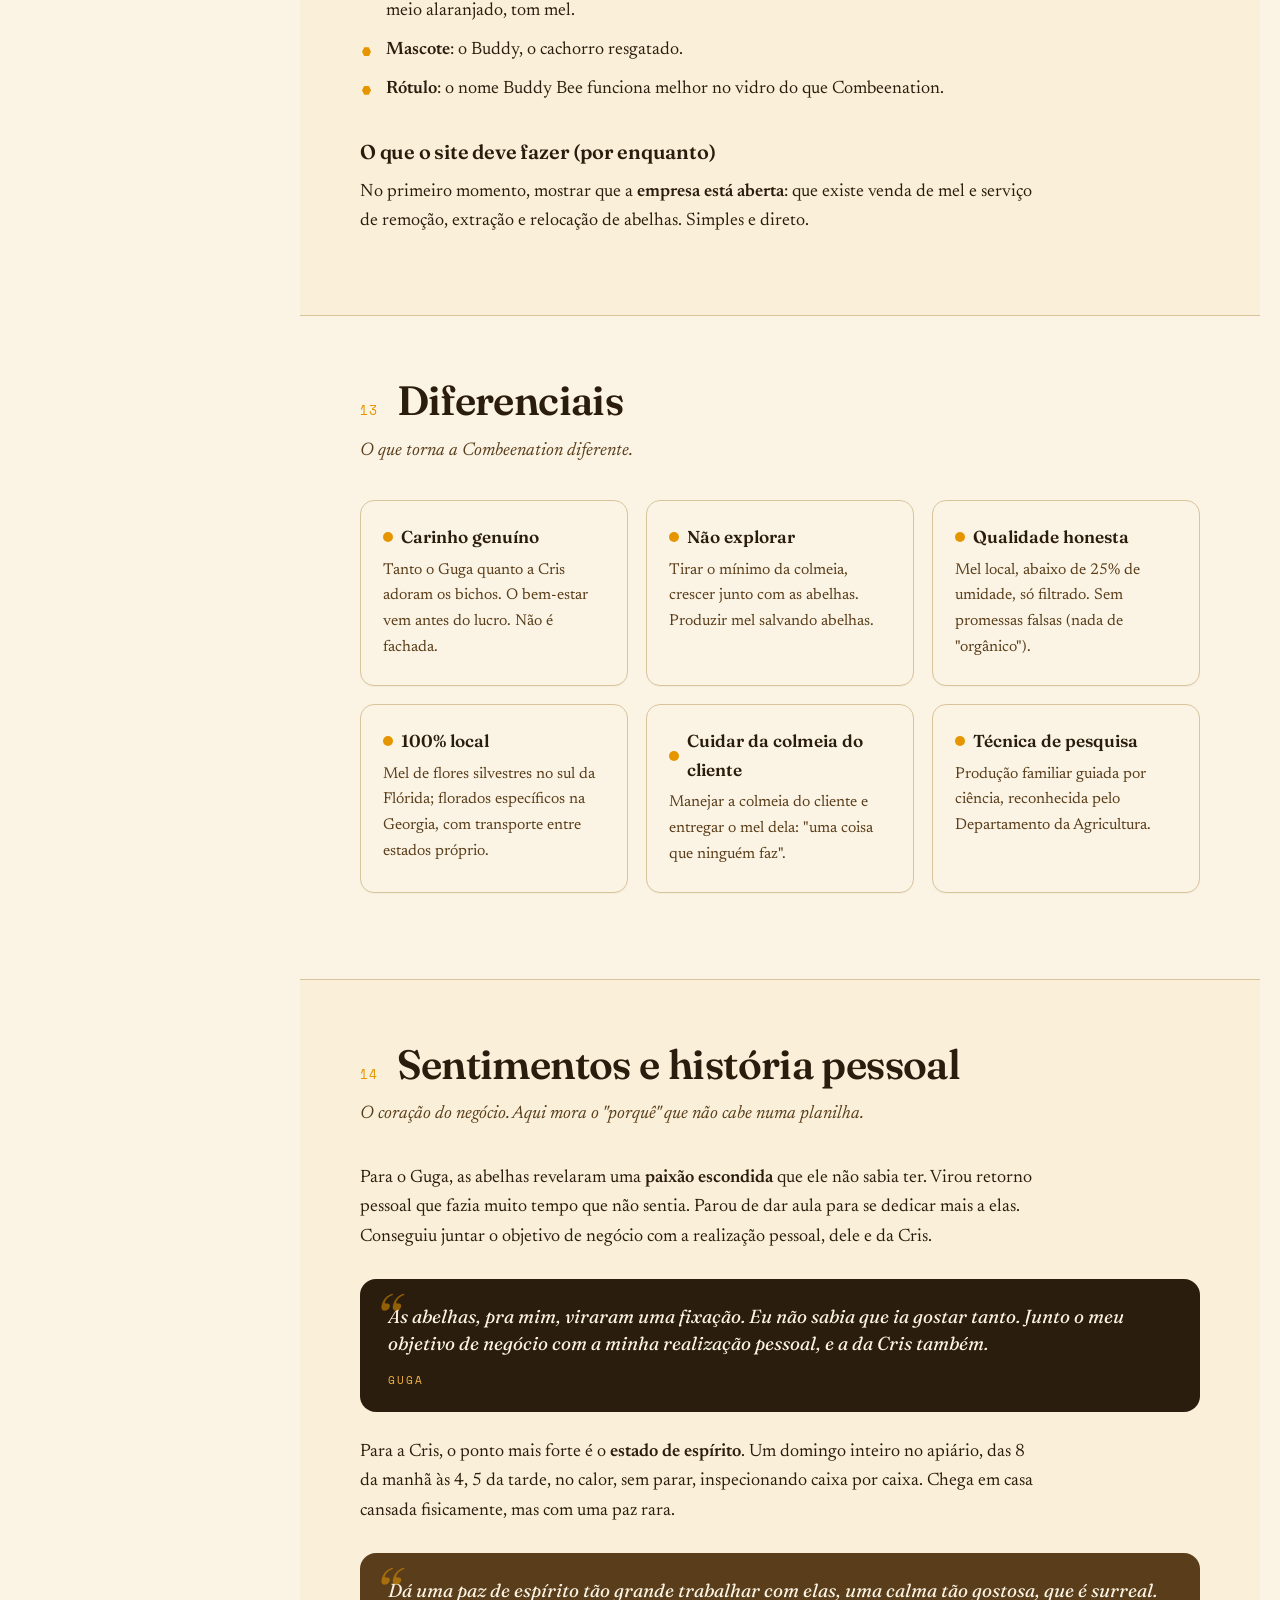
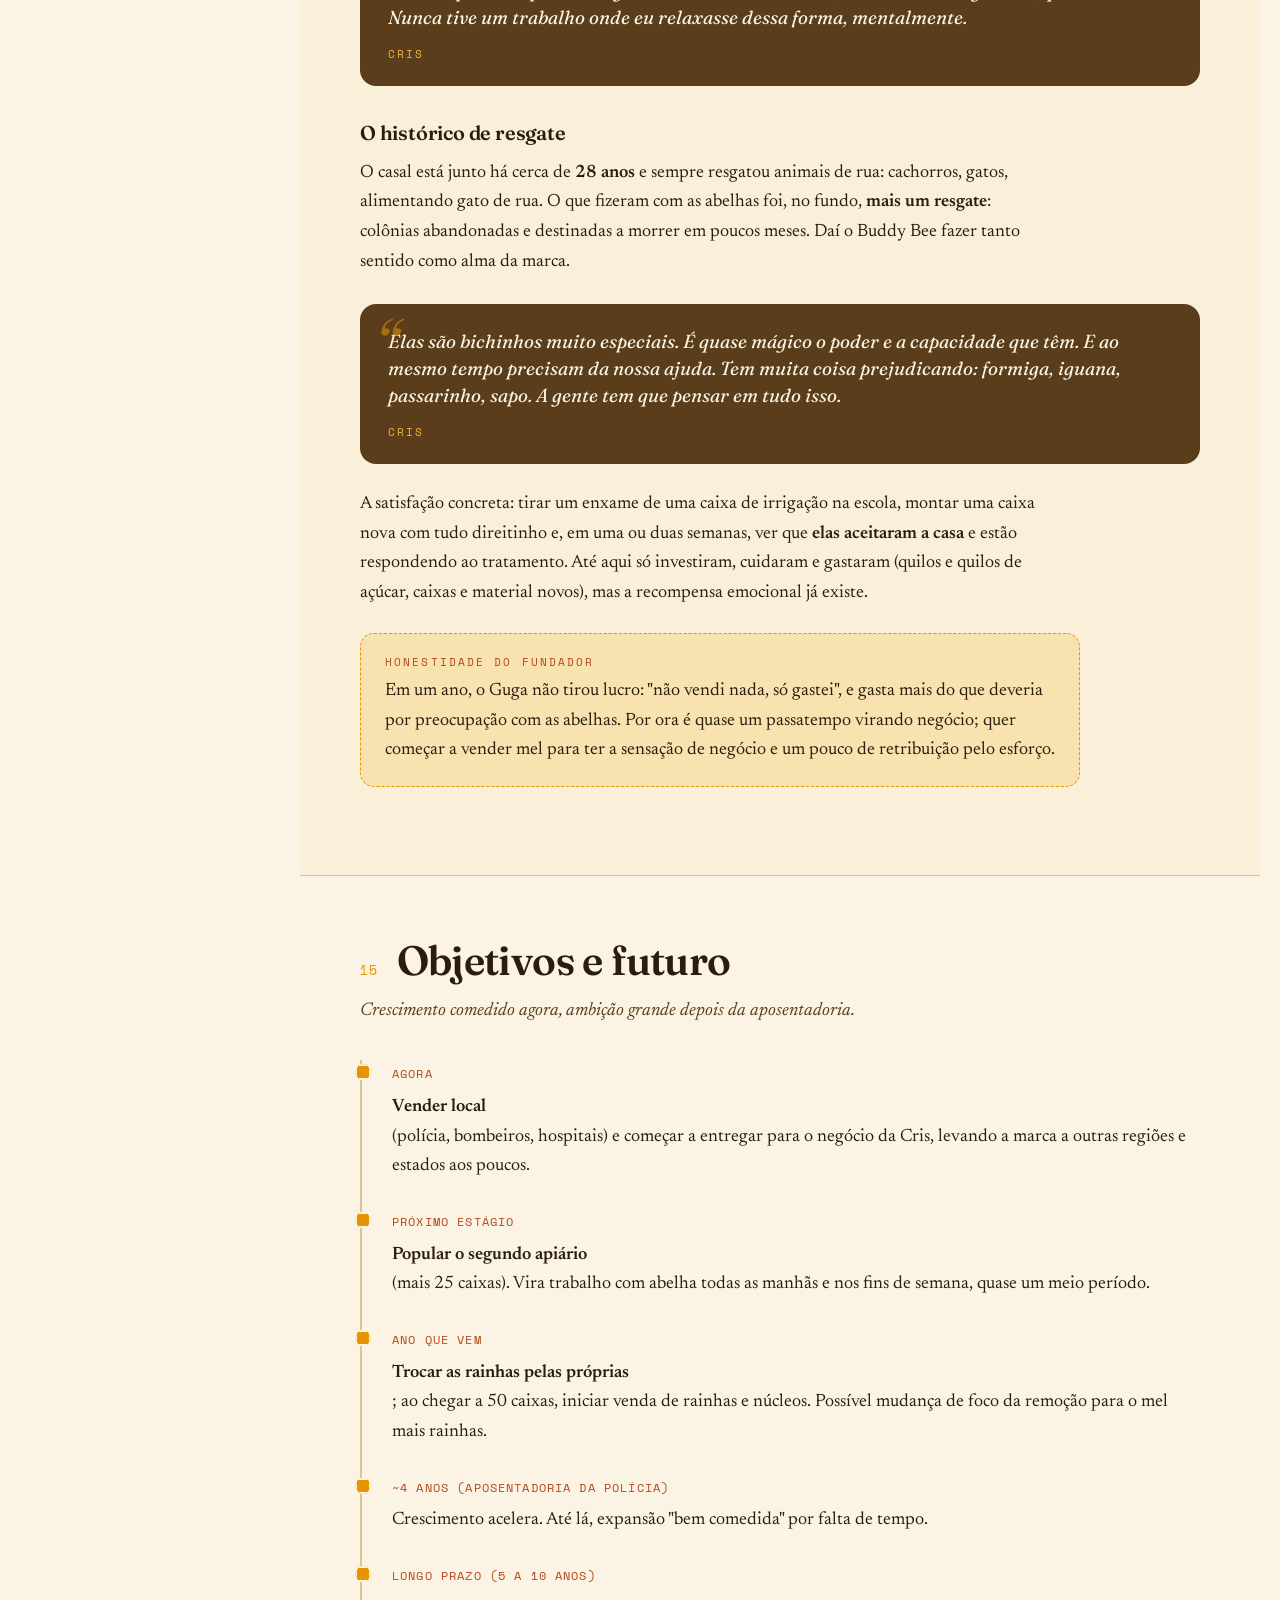
<file: docs/dossie.html>
<!DOCTYPE html>
<html lang="pt-BR">

<head>
    <meta charset="UTF-8">
    <meta name="viewport" content="width=device-width, initial-scale=1.0">
    <title>Combeenation · O que se passa na cabeça dos donos</title>
    <link rel="preconnect" href="https://fonts.googleapis.com">
    <link rel="preconnect" href="https://fonts.gstatic.com" crossorigin>
    <link
        href="https://fonts.googleapis.com/css2?family=Fraunces:ital,opsz,wght@0,9..144,400;0,9..144,500;0,9..144,600;0,9..144,700;1,9..144,400;1,9..144,500&family=Newsreader:ital,opsz,wght@0,6..72,400;0,6..72,500;0,6..72,600;1,6..72,400&family=Space+Mono:wght@400;700&display=swap"
        rel="stylesheet">
    <style>
        :root {
            --mel: #E59500;
            --mel-claro: #F4B53F;
            --mel-palido: #F7E2B0;
            --escuro: #2B1D0E;
            --marrom: #5A3E1B;
            --creme: #FBF4E4;
            --creme-2: #F5E9CF;
            --carvao: #1A1208;
            --linha: #D9C39A;
            --acento: #B5471E;
            --verde: #5C6B3A;
        }

        * {
            box-sizing: border-box;
            margin: 0;
            padding: 0
        }

        html {
            scroll-behavior: smooth
        }

        body {
            background: var(--creme);
            color: var(--escuro);
            font-family: "Newsreader", Georgia, serif;
            font-size: 18px;
            line-height: 1.65;
            -webkit-font-smoothing: antialiased;
        }

        /* textura sutil de favo no fundo */
        body::before {
            content: "";
            position: fixed;
            inset: 0;
            z-index: -1;
            background-image:
                radial-gradient(circle at 50% 50%, rgba(229, 149, 0, .05) 0 2px, transparent 2px);
            background-size: 34px 34px;
            pointer-events: none;
        }

        a {
            color: var(--acento);
            text-decoration: none
        }

        a:hover {
            text-decoration: underline
        }

        /* ====== LAYOUT ====== */
        .wrap {
            display: grid;
            grid-template-columns: 280px 1fr;
            max-width: 1240px;
            margin: 0 auto;
            gap: 0
        }

        nav.toc {
            position: sticky;
            top: 0;
            align-self: start;
            height: 100vh;
            overflow-y: auto;
            padding: 36px 26px 60px;
            border-right: 1px solid var(--linha);
            background: linear-gradient(180deg, var(--creme) 0%, var(--creme-2) 100%);
        }

        nav.toc .brand {
            font-family: "Fraunces";
            font-weight: 600;
            font-size: 1.5rem;
            line-height: 1.1;
            color: var(--escuro);
            letter-spacing: -.01em
        }

        nav.toc .brand b {
            color: var(--mel)
        }

        nav.toc .brand-sub {
            font-family: "Space Mono", monospace;
            font-size: .62rem;
            letter-spacing: .18em;
            text-transform: uppercase;
            color: var(--marrom);
            margin-top: 8px;
            display: block
        }

        nav.toc ol {
            list-style: none;
            margin-top: 30px;
            counter-reset: sec
        }

        nav.toc li {
            counter-increment: sec;
            margin: 2px 0
        }

        nav.toc a {
            display: block;
            color: var(--marrom);
            font-size: .95rem;
            padding: 6px 10px 6px 34px;
            position: relative;
            border-radius: 6px;
            transition: background .2s, color .2s
        }

        nav.toc a::before {
            content: counter(sec, decimal-leading-zero);
            position: absolute;
            left: 8px;
            font-family: "Space Mono", monospace;
            font-size: .6rem;
            color: var(--mel);
            top: 9px
        }

        nav.toc a:hover {
            background: var(--mel-palido);
            color: var(--escuro);
            text-decoration: none
        }

        main {
            padding: 0 0 120px;
            min-width: 0
        }

        /* ====== HERO ====== */
        header.hero {
            padding: 90px 60px 70px;
            position: relative;
            overflow: hidden;
            background:
                radial-gradient(120% 90% at 90% -10%, rgba(244, 181, 63, .35), transparent 60%),
                linear-gradient(160deg, var(--escuro) 0%, #3a2913 55%, var(--marrom) 100%);
            color: var(--creme);
        }

        header.hero .tag {
            font-family: "Space Mono", monospace;
            font-size: .7rem;
            letter-spacing: .3em;
            text-transform: uppercase;
            color: var(--mel-claro)
        }

        header.hero h1 {
            font-family: "Fraunces";
            font-weight: 600;
            font-size: clamp(2.6rem, 5vw, 4.3rem);
            line-height: .98;
            letter-spacing: -.02em;
            margin: 18px 0 0
        }

        header.hero h1 em {
            font-style: italic;
            color: var(--mel-claro)
        }

        header.hero p.lede {
            font-size: 1.25rem;
            max-width: 48ch;
            margin-top: 26px;
            color: var(--creme-2);
            line-height: 1.5
        }

        header.hero .meta {
            margin-top: 40px;
            display: flex;
            flex-wrap: wrap;
            gap: 10px 26px;
            font-size: .85rem;
            color: var(--mel-palido);
            font-family: "Space Mono", monospace
        }

        /* hexágono decorativo */
        .hex-deco {
            position: absolute;
            right: -60px;
            top: -40px;
            width: 340px;
            height: 340px;
            opacity: .18;
            background: var(--mel);
            clip-path: polygon(25% 0, 75% 0, 100% 50%, 75% 100%, 25% 100%, 0 50%);
        }

        .hex-deco.two {
            right: 120px;
            top: 180px;
            width: 140px;
            height: 140px;
            opacity: .1
        }

        /* ====== SECTIONS ====== */
        section {
            padding: 64px 60px;
            border-bottom: 1px solid var(--linha);
            scroll-margin-top: 20px
        }

        section:nth-of-type(even) {
            background: rgba(247, 226, 176, .22)
        }

        .sec-head {
            display: flex;
            align-items: baseline;
            gap: 18px;
            margin-bottom: 8px
        }

        .sec-num {
            font-family: "Space Mono", monospace;
            font-size: .8rem;
            color: var(--mel);
            letter-spacing: .1em;
            padding-top: 6px
        }

        h2 {
            font-family: "Fraunces";
            font-weight: 600;
            font-size: clamp(1.8rem, 3.2vw, 2.7rem);
            line-height: 1.02;
            letter-spacing: -.015em;
            color: var(--escuro)
        }

        .sec-intro {
            font-size: 1.15rem;
            color: var(--marrom);
            max-width: 62ch;
            margin: 14px 0 34px;
            font-style: italic
        }

        h3 {
            font-family: "Fraunces";
            font-weight: 600;
            font-size: 1.25rem;
            color: var(--escuro);
            margin: 30px 0 10px;
            letter-spacing: -.01em
        }

        p {
            max-width: 68ch;
            margin-bottom: 14px
        }

        ul.clean {
            list-style: none;
            max-width: 68ch;
            margin: 6px 0 14px
        }

        ul.clean li {
            position: relative;
            padding-left: 26px;
            margin-bottom: 9px
        }

        ul.clean li::before {
            content: "";
            position: absolute;
            left: 2px;
            top: 11px;
            width: 9px;
            height: 9px;
            background: var(--mel);
            clip-path: polygon(25% 0, 75% 0, 100% 50%, 75% 100%, 25% 100%, 0 50%)
        }

        strong {
            color: var(--escuro);
            font-weight: 600
        }

        /* cards grid */
        .grid {
            display: grid;
            grid-template-columns: repeat(auto-fit, minmax(240px, 1fr));
            gap: 18px;
            margin: 22px 0
        }

        .card {
            background: var(--creme);
            border: 1px solid var(--linha);
            border-radius: 14px;
            padding: 22px 22px 24px;
            box-shadow: 0 1px 0 rgba(90, 62, 27, .04)
        }

        .card h4 {
            font-family: "Fraunces";
            font-weight: 600;
            font-size: 1.08rem;
            margin-bottom: 6px;
            color: var(--escuro);
            display: flex;
            align-items: center;
            gap: 8px
        }

        .card h4 .dot {
            width: 10px;
            height: 10px;
            background: var(--mel);
            border-radius: 50%;
            flex: 0 0 auto
        }

        .card p {
            font-size: .98rem;
            color: var(--marrom);
            margin: 0
        }

        .card.future h4 .dot {
            background: var(--verde)
        }

        .card.no h4 .dot {
            background: var(--acento)
        }

        /* quote */
        blockquote {
            margin: 26px 0;
            padding: 24px 28px;
            background: var(--escuro);
            color: var(--creme);
            border-radius: 16px;
            position: relative;
            max-width: 72ch;
            font-family: "Fraunces";
            font-weight: 400;
            font-size: 1.18rem;
            line-height: 1.45;
            font-style: italic
        }

        blockquote::before {
            content: "\201C";
            font-size: 4rem;
            position: absolute;
            left: 14px;
            top: -6px;
            color: var(--mel);
            opacity: .55;
            font-family: "Fraunces"
        }

        blockquote .who {
            display: block;
            margin-top: 14px;
            font-family: "Space Mono", monospace;
            font-style: normal;
            font-size: .7rem;
            letter-spacing: .18em;
            text-transform: uppercase;
            color: var(--mel-claro)
        }

        blockquote.cris {
            background: var(--marrom)
        }

        /* stats */
        .stats {
            display: grid;
            grid-template-columns: repeat(auto-fit, minmax(150px, 1fr));
            gap: 2px;
            background: var(--linha);
            border: 1px solid var(--linha);
            border-radius: 14px;
            overflow: hidden;
            margin: 26px 0
        }

        .stat {
            background: var(--creme);
            padding: 22px 20px
        }

        .stat .n {
            font-family: "Fraunces";
            font-weight: 700;
            font-size: 2.1rem;
            color: var(--mel);
            line-height: 1;
            letter-spacing: -.02em
        }

        .stat .l {
            font-size: .85rem;
            color: var(--marrom);
            margin-top: 8px;
            line-height: 1.3
        }

        /* ====== GRÁFICO ====== */
        .chart-card {
            background: var(--creme);
            border: 1px solid var(--linha);
            border-radius: 16px;
            padding: 28px 30px 24px;
            margin: 26px 0;
            max-width: 860px
        }

        .chart-card .chart-title {
            font-family: "Fraunces";
            font-weight: 600;
            font-size: 1.3rem;
            color: var(--escuro)
        }

        .chart-card .chart-sub {
            font-size: .95rem;
            color: var(--marrom);
            font-style: italic;
            margin: 4px 0 22px;
            max-width: 60ch
        }

        .chart svg {
            width: 100%;
            height: auto;
            display: block;
            overflow: visible
        }

        .chart .axis-line {
            stroke: var(--linha);
            stroke-width: 1
        }

        .chart .grid-line {
            stroke: var(--linha);
            stroke-width: 1;
            stroke-dasharray: 3 4;
            opacity: .7
        }

        .chart .axis-label {
            font-family: "Space Mono", monospace;
            font-size: 11px;
            fill: var(--marrom)
        }

        .chart .bar-label {
            font-family: "Fraunces";
            font-weight: 600;
            font-size: 15px;
            fill: var(--escuro)
        }

        .chart .bar-value {
            font-family: "Fraunces";
            font-weight: 700;
            font-size: 17px;
            fill: var(--marrom)
        }

        .chart .bar {
            fill: var(--mel);
            transform: scaleY(0);
            transform-origin: bottom;
            transform-box: fill-box;
            animation: growbar 1.1s cubic-bezier(.2, .8, .2, 1) forwards
        }

        .chart .bar.b1 {
            animation-delay: .1s
        }

        .chart .bar.b2 {
            animation-delay: .35s;
            fill: var(--mel-claro)
        }

        .chart .bar.b3 {
            animation-delay: .6s;
            fill: var(--marrom)
        }

        @keyframes growbar {
            to {
                transform: scaleY(1)
            }
        }

        .chart-goal {
            display: flex;
            align-items: center;
            gap: 16px;
            margin-top: 20px;
            padding: 16px 20px;
            border: 1px dashed var(--mel);
            background: var(--mel-palido);
            border-radius: 12px
        }

        .chart-goal .big {
            font-family: "Fraunces";
            font-weight: 700;
            font-size: 2rem;
            color: var(--acento);
            line-height: 1
        }

        .chart-goal .txt {
            font-size: .95rem;
            color: var(--marrom)
        }

        .chart-goal .txt b {
            color: var(--escuro)
        }

        /* timeline */
        .timeline {
            border-left: 2px solid var(--linha);
            margin: 24px 0 10px;
            padding-left: 0
        }

        .tl {
            position: relative;
            padding: 0 0 26px 30px
        }

        .tl::before {
            content: "";
            position: absolute;
            left: -7px;
            top: 4px;
            width: 12px;
            height: 12px;
            background: var(--mel);
            border: 2px solid var(--creme);
            clip-path: polygon(25% 0, 75% 0, 100% 50%, 75% 100%, 25% 100%, 0 50%)
        }

        .tl .when {
            font-family: "Space Mono", monospace;
            font-size: .72rem;
            letter-spacing: .1em;
            color: var(--acento);
            text-transform: uppercase
        }

        .tl .what {
            margin-top: 3px
        }

        .tl .what strong {
            display: block
        }

        /* dois donos */
        .voices {
            display: grid;
            grid-template-columns: 1fr 1fr;
            gap: 18px;
            margin: 24px 0
        }

        .voice {
            border: 1px solid var(--linha);
            border-radius: 14px;
            padding: 22px;
            background: var(--creme)
        }

        .voice .name {
            font-family: "Fraunces";
            font-weight: 600;
            font-size: 1.2rem;
            display: flex;
            align-items: center;
            gap: 10px;
            margin-bottom: 4px
        }

        .voice .name .badge {
            font-family: "Space Mono", monospace;
            font-size: .6rem;
            letter-spacing: .12em;
            text-transform: uppercase;
            background: var(--mel-palido);
            color: var(--marrom);
            padding: 3px 8px;
            border-radius: 20px
        }

        .voice .role {
            font-size: .85rem;
            color: var(--acento);
            font-family: "Space Mono", monospace;
            margin-bottom: 10px
        }

        .voice p {
            font-size: .98rem;
            color: var(--marrom)
        }

        /* callout */
        .callout {
            border: 1px dashed var(--mel);
            background: var(--mel-palido);
            border-radius: 14px;
            padding: 20px 24px;
            margin: 24px 0;
            max-width: 72ch
        }

        .callout .k {
            font-family: "Space Mono", monospace;
            font-size: .66rem;
            letter-spacing: .2em;
            text-transform: uppercase;
            color: var(--acento);
            display: block;
            margin-bottom: 6px
        }

        /* footer practical */
        .practical {
            display: grid;
            grid-template-columns: repeat(auto-fit, minmax(200px, 1fr));
            gap: 18px;
            margin-top: 24px
        }

        .practical .item {
            border-top: 2px solid var(--mel);
            padding-top: 12px
        }

        .practical .item .k {
            font-family: "Space Mono", monospace;
            font-size: .66rem;
            letter-spacing: .18em;
            text-transform: uppercase;
            color: var(--marrom)
        }

        .practical .item .v {
            font-size: 1.05rem;
            color: var(--escuro);
            margin-top: 4px
        }

        footer.end {
            padding: 50px 60px;
            background: var(--escuro);
            color: var(--mel-palido);
            font-size: .82rem;
            font-family: "Space Mono", monospace;
            letter-spacing: .04em
        }

        footer.end b {
            color: var(--mel-claro)
        }

        /* reveal on load / scroll */
        section,
        header.hero h1,
        header.hero p.lede {
            animation: rise .8s ease both
        }

        @keyframes rise {
            from {
                opacity: 0;
                transform: translateY(18px)
            }

            to {
                opacity: 1;
                transform: none
            }
        }

        /* responsive */
        @media(max-width:900px) {
            .wrap {
                grid-template-columns: 1fr
            }

            nav.toc {
                position: static;
                height: auto;
                border-right: none;
                border-bottom: 1px solid var(--linha)
            }

            nav.toc ol {
                margin-top: 18px;
                column-count: 2;
                column-gap: 14px
            }

            header.hero,
            section,
            footer.end {
                padding-left: 26px;
                padding-right: 26px
            }

            .voices {
                grid-template-columns: 1fr
            }

            .back-top.is-visible {
                display: flex
            }
        }

        .back-top {
            display: none;
            position: fixed;
            bottom: 22px;
            right: 18px;
            z-index: 200;
            align-items: center;
            justify-content: center;
            width: 48px;
            height: 48px;
            border: 1px solid var(--linha);
            border-radius: 50%;
            background: var(--escuro);
            color: var(--mel-claro);
            cursor: pointer;
            box-shadow: 0 4px 18px rgba(26, 18, 8, .22);
            transition: background .2s, transform .2s, opacity .2s
        }

        .back-top:hover,
        .back-top:focus-visible {
            background: var(--marrom);
            transform: translateY(-2px);
            outline: none
        }

        .back-top svg {
            width: 20px;
            height: 20px;
            fill: currentColor
        }
    </style>
</head>

<body>
    <div class="wrap">

        <!-- ============ NAV / SUMÁRIO ============ -->
        <nav class="toc">
            <div class="brand">Com<b>bee</b>nation</div>
            <span class="brand-sub">A casa do Buddy Bee · dossiê interno</span>
            <ol>
                <li><a href="#identidade">Identidade e nome</a></li>
                <li><a href="#origem">Como tudo começou</a></li>
                <li><a href="#proposito">Propósito e filosofia</a></li>
                <li><a href="#produtos">Produtos</a></li>
                <li><a href="#servicos">Serviços</a></li>
                <li><a href="#mel">O mel</a></li>
                <li><a href="#estrutura">Estrutura e números</a></li>
                <li><a href="#manejo">Manejo e técnica</a></li>
                <li><a href="#sustentabilidade">Sustentabilidade</a></li>
                <li><a href="#conhecimento">Conhecimento técnico</a></li>
                <li><a href="#publico">Público que se quer atingir</a></li>
                <li><a href="#marca">Marca e comunicação</a></li>
                <li><a href="#diferenciais">Diferenciais</a></li>
                <li><a href="#sentimentos">Sentimentos e história</a></li>
                <li><a href="#objetivos">Objetivos e futuro</a></li>
                <li><a href="#donos">As duas vozes</a></li>
                <li><a href="#praticas">Informações práticas</a></li>
            </ol>
        </nav>

        <main>
            <!-- ============ HERO ============ -->
            <header class="hero">
                <div class="hex-deco"></div>
                <div class="hex-deco two"></div>
                <span class="tag">Dossiê dos fundadores · Guga &amp; Cris</span>
                <h1>Tudo o que se passa<br>na cabeça de quem<br><em>salva abelhas</em>.</h1>
                <p class="lede">Este documento reúne, organiza e cruza as ideias, conceitos e sentimentos do Guga e da
                    Cris sobre a Combeenation. Serve para consultar, a qualquer momento, o que move o negócio.</p>
                <div class="meta">
                    <span>Davie / Fort Lauderdale · South Florida</span>
                    <span>Iniciado em novembro de 2024</span>
                    <span>Produzindo mel, salvando abelhas</span>
                </div>
            </header>

            <!-- 1 IDENTIDADE -->
            <section id="identidade">
                <div class="sec-head"><span class="sec-num">01</span>
                    <h2>Identidade e nome</h2>
                </div>
                <p class="sec-intro">Duas marcas que convivem: a empresa e o rótulo afetivo.</p>

                <p><strong>Combeenation</strong> é uma empresa voltada à <strong>produção de mel</strong> e à
                    <strong>remoção e relocação de enxames</strong>, no primeiro momento. O nome vem de combinar: unir a
                    produção de mel com o ato de salvar as abelhas. É a combinação de produzir e preservar ao mesmo
                    tempo.
                </p>

                <p>Por trás dela existe um segundo nome, mais afetivo: <strong>Buddy Bee</strong>. A Cris descreve a
                    relação assim: "a Combeenation é a casa do Buddy Bee". A empresa era, na origem, para se chamar só
                    Buddy Bee; o Guga achou que ficava pouco profissional e criou a Combeenation por cima. Mas o Buddy
                    Bee nunca saiu da cabeça deles, porque combina com o histórico de resgate do casal e fica mais
                    bonito e apelativo no rótulo do vidro de mel.</p>

                <div class="callout">
                    <span class="k">Decisão de marca em aberto</span>
                    A Cris quer manter as duas coisas: <strong>Combeenation</strong> como empresa e como casa, e
                    <strong>Buddy Bee</strong> como rótulo do mel. O nome completo registrado é <strong>Combeenation
                        Removal and Honey Sales</strong>, com a linha <strong>Saving Bees, Producing Honey</strong>.
                </div>

                <blockquote>O Combeenation me remete mais à coisa de manejo de abelha. O Buddy Bee fica bonitinho no
                    rótulo, mais apelativo para o vidrinho de mel. Acho que seria legal manter as duas coisas.<span
                        class="who">Cris</span></blockquote>

                <p>O <strong>Buddy</strong> é o mascote: um dos cachorros do casal, resgatado, que virou estrelinha da
                    marca.</p>
            </section>

            <!-- 2 ORIGEM -->
            <section id="origem">
                <div class="sec-head"><span class="sec-num">02</span>
                    <h2>Como tudo começou</h2>
                </div>
                <p class="sec-intro">Não foi um plano de negócio. Foi um resgate que virou paixão.</p>

                <p>A vontade de trabalhar com abelhas vinha de longe, desde o Brasil, mas nunca tinha havido
                    oportunidade. A Cris já tinha tido algum contato na infância (lembra de "mexer com abelha", de ver
                    mel sendo estocado e vendido); o Guga nunca tinha tido experiência nenhuma. A faísca recente veio de
                    um amigo que comprou uma caixa de abelha e começou a contar como era a experiência.</p>

                <p>O Guga trabalha como <strong>policial numa universidade (a NSU)</strong>. No campus havia o apiário
                    de um professor que mantinha um projeto de abelhas. Esse professor foi embora para outro estado e
                    <strong>abandonou as caixas</strong>. Sem ninguém cuidando, as colmeias foram se degradando.
                </p>

                <p>O Guga começou a observar, notou a degradação, conversou com pessoas da direção da escola e foi
                    <strong>ganhando os enxames abandonados</strong>: primeiro alguns num terreno, depois outros, até
                    receber o "santuário", que virou o apiário principal (o cercado). Eram cerca de <strong>oito
                        colmeias fracas, doentes, infestadas</strong>, principalmente pelo besouro, que toma conta de
                    colônias enfraquecidas.
                </p>

                <p>Ganhou as abelhas <strong>sem saber nada de abelha</strong>. Foi aí que decidiu aprender de verdade,
                    e a ideia de empresa nasceu daí: produzir mel ao mesmo tempo em que salva as abelhas, que estão a
                    caminho de um cenário preocupante de extinção.</p>

                <blockquote>Eu ganhei as abelhas sem saber nada de abelha. A ideia da empresa é essa: produzir mel ao
                    mesmo tempo que a gente salva as abelhas.<span class="who">Guga</span></blockquote>
            </section>

            <!-- 3 PROPÓSITO -->
            <section id="proposito">
                <div class="sec-head"><span class="sec-num">03</span>
                    <h2>Propósito e filosofia</h2>
                </div>
                <p class="sec-intro">O lucro é necessário, mas vem depois do bem-estar das abelhas.</p>

                <p>O propósito declarado é simples e repetido como um mantra: <strong>produzir mel salvando as
                        abelhas</strong>. A filosofia central é <strong>não explorar</strong>. Tirar o mínimo possível
                    da produção delas, crescer junto com elas, colocar a saúde e o bem-estar da colmeia em primeiro
                    lugar.</p>

                <ul class="clean">
                    <li>Crescer, sim, mas <strong>crescer junto com as abelhas</strong>, com o bem-estar e a expansão
                        delas.</li>
                    <li>Lucro é necessário (sem lucro o negócio não anda), mas vem <strong>depois</strong> do cuidado.
                    </li>
                    <li>Reação a um mercado em que muitos apicultores só querem dinheiro e fazem "fachada" de cuidado
                        ambiental.</li>
                    <li>Movimento ativo: convencer empresas grandes a chamar a Combeenation <strong>em vez do controle
                            de pestes</strong>, que mata as abelhas.</li>
                </ul>

                <blockquote>Antes do meu lucro eu quero o bem-estar das abelhas. A minha ideia é elas me explorarem, me
                    darem um pouco de retorno, e não o contrário.<span class="who">Guga</span></blockquote>
            </section>

            <!-- 4 PRODUTOS -->
            <section id="produtos">
                <div class="sec-head"><span class="sec-num">04</span>
                    <h2>Produtos</h2>
                </div>
                <p class="sec-intro">Hoje, basicamente mel. O resto é um leque de futuro, com limites claros.</p>

                <h3>Agora</h3>
                <div class="grid">
                    <div class="card">
                        <h4><span class="dot"></span>Mel local</h4>
                        <p>O produto principal do início. A primeira colheita rendeu 38 libras (cerca de 17 kg) de uma
                            caixa só, mas foi para consumo próprio. Ainda não há mel para vender; a expectativa é colher
                            o suficiente para venda nesta estação.</p>
                    </div>
                    <div class="card">
                        <h4><span class="dot"></span>Cera (uso interno)</h4>
                        <p>Produzida, mas só para consumo interno: recobrir as lâminas de cera de plástico (a base
                            alveolada), onde as abelhas constroem os próximos favos.</p>
                    </div>
                </div>

                <h3>Futuro (planejado)</h3>
                <div class="grid">
                    <div class="card future">
                        <h4><span class="dot"></span>Rainhas</h4>
                        <p>Já está aprendendo a produção de rainhas (a transferência de larvas). Plano: ano que vem
                            trocar todas as rainhas do apiário pelas próprias e, ao chegar a 50 caixas, vender rainhas.
                        </p>
                    </div>
                    <div class="card future">
                        <h4><span class="dot"></span>Núcleos</h4>
                        <p>Pequenas colônias de 5 favos com rainha, enviadas ao cliente como um pacote inicial para ele
                            montar a própria colmeia. Tende a "dar bastante".</p>
                    </div>
                    <div class="card future">
                        <h4><span class="dot"></span>Produtos da marca</h4>
                        <p>Caixas, favos e itens com a marca para loja virtual, e venda exclusiva do produto contra
                            pragas, se der certo.</p>
                    </div>
                </div>

                <h3>O que NÃO pretende fazer (por filosofia)</h3>
                <div class="grid">
                    <div class="card no">
                        <h4><span class="dot"></span>Própolis</h4>
                        <p>"Deixo para elas." Faz parte de tirar o mínimo da colmeia.</p>
                    </div>
                    <div class="card no">
                        <h4><span class="dot"></span>Pólen e geleia real</h4>
                        <p>Sem intenção, ao menos por agora.</p>
                    </div>
                    <div class="card no">
                        <h4><span class="dot"></span>Cera para venda</h4>
                        <p>Só uso interno por enquanto.</p>
                    </div>
                </div>
            </section>

            <!-- 5 SERVIÇOS -->
            <section id="servicos">
                <div class="sec-head"><span class="sec-num">05</span>
                    <h2>Serviços</h2>
                </div>
                <p class="sec-intro">O carro-chefe de serviço é tirar enxames sem matar nenhum.</p>

                <div class="grid">
                    <div class="card">
                        <h4><span class="dot"></span>Remoção e relocação</h4>
                        <p>O serviço básico, junto com o mel. Já fizeram bastante teste e prática. O Guga construiu um
                            aspirador de abelhas com modificações próprias. <strong>Nunca exterminam</strong>: nada de
                            químico, nem antes nem depois.</p>
                    </div>
                    <div class="card">
                        <h4><span class="dot"></span>Manejo de colmeias</h4>
                        <p>Paralelo à remoção. Se o cliente quer ficar com o enxame, a Combeenation cuida de toda a
                            parte burocrática (leis municipais e estaduais) e instala a colmeia na casa ou no negócio.
                        </p>
                    </div>
                    <div class="card">
                        <h4><span class="dot"></span>Manutenção mensal (cuidar da colmeia do cliente)</h4>
                        <p>Ideia que "ninguém faz": por uma mensalidade, cuidar da colmeia do cliente e, na época,
                            extrair e entregar o mel daquela própria colmeia. Falta resolver o custo-benefício.</p>
                    </div>
                </div>

                <h3>Futuro e ressalvas</h3>
                <div class="grid">
                    <div class="card future">
                        <h4><span class="dot"></span>Oficinas e consultoria</h4>
                        <p>Informação, seminários, talvez pela internet. Na área deles quase não há agricultores; a
                            consultoria fica para mais adiante (provavelmente ano que vem).</p>
                    </div>
                    <div class="card future">
                        <h4><span class="dot"></span>Apicultura em telhados / projeto com governo</h4>
                        <p>Ideia de criar, via NSU e um departamento do governo federal dentro da escola, um projeto de
                            preservação de abelhas. Mais para frente.</p>
                    </div>
                    <div class="card no">
                        <h4><span class="dot"></span>Polinização agrícola</h4>
                        <p>Pouco interesse agora. A relocação para polinizar (por exemplo, na Califórnia) causa alta
                            mortalidade e doenças intestinais por pesticidas e mudança de ambiente. Só faria no futuro
                            com apiários fixos dentro das fazendas.</p>
                    </div>
                </div>

                <div class="callout">
                    <span class="k">Princípio inegociável</span>
                    Remover e relocar, nunca exterminar. O Guga nem espreia o local: avisa que "as abelhas vão voltar",
                    porque o feromônio da rainha permanece e atrai novas abelhas. Há casos em que <strong>não pegam o
                        serviço</strong> quando não há condição segura de retirar.
                </div>
            </section>

            <!-- 6 MEL -->
            <section id="mel">
                <div class="sec-head"><span class="sec-num">06</span>
                    <h2>O mel</h2>
                </div>
                <p class="sec-intro">Mel local de muitas flores. Honesto, pouco manipulado, sem promessa que não dá para
                    cumprir.</p>

                <p>No sul da Flórida é quase impossível caracterizar o mel por uma planta só: há manga, laranja,
                    cravo-da-índia e uma variedade enorme de flores. É o que se chama <strong>mel local, de flores
                        silvestres</strong>, mistura de pólen de muitas plantas. A primeira amostra trouxe duas cores
                    bem definidas (uma clarinha, uma mais rosada, provavelmente de manga); misturadas, deram "um mel uma
                    delícia".</p>

                <p>A apicultura ali é "outra dimensão": <strong>acontece quase o ano inteiro</strong>. Difícil dizer
                    "estou com fluxo de néctar de manga agora". Quanto mais ao norte, mais definidas as estações e mais
                    dá para diferenciar o florado.</p>

                <h3>Qualidade</h3>
                <ul class="clean">
                    <li>Testado com <strong>refratômetro</strong>. Nada com mais de 25% de umidade. "Não preciso
                        arriscar."</li>
                    <li>Pouco manipulado: apenas filtrado na peneira.</li>
                    <li>"Mel orgânico não existe, é conversa fiada." A honestidade do discurso é parte da qualidade.
                    </li>
                </ul>

                <h3>Georgia (futuro)</h3>
                <p>No sítio na Georgia dá para ter mel de florada específica conforme estação e plantação ao redor:
                    provavelmente <strong>algodão e amendoim</strong>. O Guga está tirando autorização para
                    <strong>transporte de mel entre estados</strong>: trazer mel de amendoim e algodão para a Flórida, e
                    levar o mel da Flórida para distribuição na Georgia.
                </p>

                <p>Embalagens ainda em aberto; a Cris imagina frascos pequenos (cogitou algo em torno de 230 gramas).
                </p>
            </section>

            <!-- 7 ESTRUTURA -->
            <section id="estrutura">
                <div class="sec-head"><span class="sec-num">07</span>
                    <h2>Estrutura e números</h2>
                </div>
                <p class="sec-intro">De 6 caixas a um sonho de mil. O crescimento depende, sobretudo, de lugar.</p>

                <div class="stats">
                    <div class="stat">
                        <div class="n">~6 → 26</div>
                        <div class="l">Caixas, do início (há pouco mais de um ano) até hoje</div>
                    </div>
                    <div class="stat">
                        <div class="n">+25</div>
                        <div class="l">Espaço novo certificado liberado na NSU (até 60 para controle de enxames)</div>
                    </div>
                    <div class="stat">
                        <div class="n">50</div>
                        <div class="l">Teto prático para este primeiro momento</div>
                    </div>
                    <div class="stat">
                        <div class="n">1.000</div>
                        <div class="l">A meta de longo prazo (5 a 10 anos). "O número que eu sempre boto na minha
                            frente."</div>
                    </div>
                    <div class="stat">
                        <div class="n">2,7 a 3,6 t</div>
                        <div class="l">Mel por ano estimado na estrutura atual de 50 a 60 caixas (6 a 8 mil libras)
                        </div>
                    </div>
                    <div class="stat">
                        <div class="n">300 a 600</div>
                        <div class="l">Caixas projetadas para o sítio na Georgia</div>
                    </div>
                </div>

                <!-- ====== GRÁFICO: EVOLUÇÃO DO NÚMERO DE COLMEIAS ====== -->
                <div class="chart-card">
                    <div class="chart-title">A evolução mais evidente: o número de colmeias</div>
                    <div class="chart-sub">De cerca de 6 para 26 colmeias em pouco mais de um ano, com espaço já
                        liberado para chegar a 50. Acima, a meta de longo prazo que orienta tudo.</div>
                    <div class="chart" role="img"
                        aria-label="Gráfico de barras verticais mostrando a evolução do número de colmeias: início com 6, hoje 26 e curto prazo 50.">
                        <svg viewBox="0 0 500 280" preserveAspectRatio="xMidYMid meet">
                            <!-- linhas de grade horizontais (0 a 50) -->
                            <g>
                                <line class="grid-line" x1="70" y1="220" x2="450" y2="220" />
                                <line class="grid-line" x1="70" y1="182" x2="450" y2="182" />
                                <line class="grid-line" x1="70" y1="144" x2="450" y2="144" />
                                <line class="grid-line" x1="70" y1="106" x2="450" y2="106" />
                                <line class="grid-line" x1="70" y1="68" x2="450" y2="68" />
                                <line class="grid-line" x1="70" y1="30" x2="450" y2="30" />
                            </g>
                            <!-- eixos -->
                            <line class="axis-line" x1="70" y1="30" x2="70" y2="220" />
                            <line class="axis-line" x1="70" y1="220" x2="450" y2="220" />

                            <!-- Barra 1: Início (6) -> altura = 6/50*190 = 22.8 -->
                            <rect class="bar b1" x="115" y="197.2" width="70" height="22.8" rx="4" />
                            <text class="bar-value" x="150" y="190" text-anchor="middle">6</text>
                            <text class="bar-label" x="150" y="244" text-anchor="middle">Início</text>

                            <!-- Barra 2: Hoje (26) -> altura = 26/50*190 = 98.8 -->
                            <rect class="bar b2" x="225" y="121.2" width="70" height="98.8" rx="4" />
                            <text class="bar-value" x="260" y="114" text-anchor="middle">26</text>
                            <text class="bar-label" x="260" y="244" text-anchor="middle">Hoje</text>

                            <!-- Barra 3: Curto prazo (50) -> altura = 50/50*190 = 190 -->
                            <rect class="bar b3" x="335" y="30" width="70" height="190" rx="4" />
                            <text class="bar-value" x="370" y="23" text-anchor="middle">50</text>
                            <text class="bar-label" x="370" y="244" text-anchor="middle">Curto prazo</text>

                            <!-- rótulos do eixo Y -->
                            <text class="axis-label" x="58" y="224" text-anchor="end">0</text>
                            <text class="axis-label" x="58" y="186" text-anchor="end">10</text>
                            <text class="axis-label" x="58" y="148" text-anchor="end">20</text>
                            <text class="axis-label" x="58" y="110" text-anchor="end">30</text>
                            <text class="axis-label" x="58" y="72" text-anchor="end">40</text>
                            <text class="axis-label" x="58" y="34" text-anchor="end">50</text>
                            <text class="axis-label" x="18" y="125" text-anchor="middle"
                                transform="rotate(-90, 18, 125)">número de colmeias</text>
                        </svg>
                    </div>
                    <div class="chart-goal">
                        <div class="big">1.000</div>
                        <div class="txt"><b>Meta de longo prazo (5 a 10 anos).</b> Cerca de 20 vezes o teto atual de 50
                            colmeias. Some o sítio na Georgia (300 a 600), os apiários em fazendas e uma possível base
                            perto de Orlando.</div>
                    </div>
                </div>

                <h3>Onde ficam os apiários</h3>
                <ul class="clean">
                    <li>Dois apiários hoje, <strong>dentro da NSU</strong> (faculdade), com 26 colmeias.</li>
                    <li>Apiário de Júpiter foi removido (abelhas morrendo por causa do cascudo).</li>
                    <li>Possibilidade no norte da Flórida (perto de Orlando), não por agora.</li>
                    <li>Futuro principal: o <strong>sítio na Georgia</strong>, mais apiários dentro de fazendas (por
                        exemplo, 10 fazendas com 40 caixas cada).</li>
                </ul>

                <div class="callout">
                    <span class="k">A grande dependência</span>
                    Produção de mel depende de <strong>local</strong>. A regulamentação limita o número de colmeias por
                    área, e varia entre Secretaria da Agricultura, prefeituras e estado ("a mão direita não sabe o que a
                    esquerda faz"). A expansão depende muito da estadia no sítio e da aceitação das abelhas lá.
                </div>

                <h3>Tipo de abelha</h3>
                <p>Está mudando a genética do apiário: comprando <strong>rainhas selecionadas e certificadas</strong>
                    pelo Departamento da Agricultura (europeias, da linhagem carniólica). Produzem um pouco menos de
                    mel, mas são <strong>muito mais dóceis</strong>, o que importa por estarem dentro de uma faculdade.
                    Rainhas agressivas (africanizadas) e de procedência desconhecida são trocadas por obrigação.</p>
            </section>

            <!-- 8 MANEJO -->
            <section id="manejo">
                <div class="sec-head"><span class="sec-num">08</span>
                    <h2>Manejo e técnica</h2>
                </div>
                <p class="sec-intro">Método tradicional, ajustado por pesquisa. Foco, agora, em produção de mel.</p>

                <p>O manejo é "tradicional": a caixa ninho embaixo com as crias, a tela excluidora de rainha e as
                    melgueiras por cima, para a rainha não botar ovo onde vai o mel. Em algumas colmeias usa
                    <strong>ninho duplo</strong>.
                </p>

                <p>Está aplicando o método <strong>Demaree</strong>: leva as crias para cima, mantém a rainha embaixo e
                    simula um enxame para ela. As abelhas que nascem em cima descem para ajudar, e o topo vira produção.
                    Uma colmeia bem conduzida assim poderia dar 150 libras (cerca de 68 kg) ou mais (deu um "passo
                    atrás" calculado ao enfraquecer caixas, e está recuperando).</p>

                <div class="callout">
                    <span class="k">A bifurcação da apicultura</span>
                    Ou se trabalha para <strong>produzir mel</strong>, ou para <strong>produzir abelha</strong> (ampliar
                    o apiário). Neste momento o foco é mel.
                </div>

                <h3>Rotina e tratamentos</h3>
                <ul class="clean">
                    <li><strong>Inspeções</strong> semanais ou a cada duas semanas, conforme a necessidade.</li>
                    <li>Alimentação na época certa (açúcar e água), com cuidado para não dar comida demais.</li>
                    <li><strong>Óleos essenciais</strong> (capim-limão, lavanda, tomilho, orégano) na comida: quase um
                        antibiótico natural para o sistema digestivo.</li>
                    <li>Contra cascudo e varroa: <strong>ácido oxálico</strong> em vapor e pastas que viram vapor.
                        Aprovados, comestíveis, presentes naturalmente em alimentos.</li>
                    <li>No chão: sal para prevenir grama e cascudo, evitando químicos.</li>
                    <li>Produção de rainhas em preparação ("difícil, delicado").</li>
                </ul>

                <p>O processo é, nas palavras do Guga, <strong>artesanal e familiar, baseado em informação técnica e
                        pesquisa científica</strong>.</p>
            </section>

            <!-- 9 SUSTENTABILIDADE -->
            <section id="sustentabilidade">
                <div class="sec-head"><span class="sec-num">09</span>
                    <h2>Sustentabilidade</h2>
                </div>
                <p class="sec-intro">Tudo gira em torno de preservar as abelhas. Sem deixar rastro.</p>

                <blockquote>É sabido que, se as abelhas morrerem, a raça humana dura 4 ou 5 anos. 85% da polinização
                    mundial é feita pelas abelhas. A minha preocupação é com as abelhas.<span class="who">Guga</span>
                </blockquote>

                <ul class="clean">
                    <li>Nenhum químico que deixe rastro no mel. Os únicos tratamentos (ácidos) são naturais e não deixam
                        resíduo.</li>
                    <li>Preocupação real: já existem <strong>traços de pesticidas em méis</strong> por aí; o objetivo é
                        não ser um deles.</li>
                    <li>Fortalecer a colmeia (digestivo, glândulas de cera e de reprodução) para que ela se defenda
                        sozinha.</li>
                    <li>Colmeia saudável = boa produção + mais polinização no entorno.</li>
                </ul>

                <h3>A lição do amigo (por que o manejo importa)</h3>
                <p>Um amigo tinha uma colmeia grande e não fazia manejo. O Guga avisou: alimente, abra as caixas, faça
                    controle de enxameação. O amigo não cuidou. Resultado: a colmeia trocou a rainha sozinha e enxameou,
                    ficou fraca, sofreu ataque de pilhagem de outras colmeias e acabou abandonada (as abelhas foram
                    embora por fraqueza e falta de comida). Enquanto isso, o Guga entrou no inverno com 20 caixas e saiu
                    com o mesmo número. <strong>O cuidado constante é o diferencial técnico.</strong></p>
            </section>

            <!-- 10 CONHECIMENTO -->
            <section id="conhecimento">
                <div class="sec-head"><span class="sec-num">10</span>
                    <h2>Conhecimento técnico</h2>
                </div>
                <p class="sec-intro">Uma fixação que virou reconhecimento profissional em menos de um ano.</p>

                <p>O Guga não consegue parar de estudar: é "quase uma fixação". A fonte é séria: <strong>pesquisa
                        científica, universidades, apicultores reconhecidos no YouTube</strong>, e não redes como TikTok
                    ou Twitter. Aprende inclusive só de parar e observar o voo das abelhas no apiário.</p>

                <div class="callout">
                    <span class="k">O momento que virou um empurrão</span>
                    Na inspeção do Departamento da Agricultura, a inspetora disse que fazia anos que não via um apiário
                    com aquele nível de <strong>higiene, organização e localização</strong>. Achou que ele tinha de 5 a
                    10 anos de experiência. Eram <strong>menos de 8 meses</strong>. Ela ofereceu uma posição no
                    Departamento e disse que ele já estava pronto para dar oficinas.
                </div>

                <p>Marcos de crescimento: começou com cerca de 25 caixas, fez um projeto para expandir e chegou a 73 (de
                    25 mais 48), sabendo de antemão que parte daquelas 48 daria errado, e deu, o que ele lê como sinal
                    de conhecimento adquirido.</p>

                <blockquote>Se hoje eu fosse fazer outro doutorado, com certeza seria em entomologia. Não duvido que no
                    futuro eu faça um artigo, uma pesquisa com as abelhas.<span class="who">Guga</span></blockquote>

                <p>Há também uma <strong>ideia de produto contra pragas</strong> (contra uma das pragas locais). Se der
                    certo, na visão do Guga, "é produto para virar milionário". Falta tempo para desenvolver.</p>
            </section>

            <!-- 11 PÚBLICO -->
            <section id="publico">
                <div class="sec-head"><span class="sec-num">11</span>
                    <h2>Público que se quer atingir</h2>
                </div>
                <p class="sec-intro">Começa local, no boca a boca e nas redes de confiança do casal.</p>

                <div class="grid">
                    <div class="card">
                        <h4><span class="dot"></span>Rede pessoal e institucional</h4>
                        <p>Polícia (vários departamentos e agências que o Guga conhece), bombeiros, hospitais e a
                            escola. Público presente e de confiança.</p>
                    </div>
                    <div class="card">
                        <h4><span class="dot"></span>Empresa da Cris</h4>
                        <p>O patrão dela se ofereceu para comprar a produção e distribuir (Orlando, Georgia, Texas).
                            Lucro menor, mas sem dor de cabeça de logística: produz, embala e entrega.</p>
                    </div>
                    <div class="card">
                        <h4><span class="dot"></span>Quem busca natural</h4>
                        <p>Muita gente já pergunta "quando vão ter mel?", justamente por ser produção local e sem
                            mistura.</p>
                    </div>
                </div>

                <h3>Para o segundo momento</h3>
                <ul class="clean">
                    <li><strong>Feiras de produtor</strong> (feirinhas orgânicas) e mercadinhos menores, quando a
                        produção crescer.</li>
                    <li>Possível <strong>marca própria de terceiros</strong>: produtores grandes não dão conta da
                        demanda e compram mel local certificado para embalar com a própria marca.</li>
                    <li>Escolas e projetos educativos: por enquanto não, mas a NSU pode abrir projetos.</li>
                </ul>

                <div class="callout">
                    <span class="k">Realidade da demanda</span>
                    A produção será <strong>limitada e sazonal</strong>. O próprio Guga sabe que talvez não consiga
                    acompanhar a demanda. Quase nenhum produtor de mel consegue.
                </div>
            </section>

            <!-- 12 MARCA -->
            <section id="marca">
                <div class="sec-head"><span class="sec-num">12</span>
                    <h2>Marca e comunicação</h2>
                </div>
                <p class="sec-intro">Profissional, mas com o carinho à mostra. Ambiental, não frio.</p>

                <p>Houve uma tensão saudável de direção: o Guga pensou em algo <strong>mais sofisticado e frio</strong>;
                    a Cris puxou para o <strong>familiar e afetivo</strong>, com o cachorrinho (Buddy). Venceu o caminho
                    ambiental: preocupado com a natureza, com calor humano.</p>

                <h3>O que querem transmitir</h3>
                <ul class="clean">
                    <li>Produção de mel <strong>sem explorar</strong> as abelhas.</li>
                    <li>Profissional e confiável, mas mostrando o <strong>carinho</strong> pelo animal.</li>
                    <li>Se possível, transmitir a <strong>paz de espírito</strong> que o trabalho com as abelhas dá.
                    </li>
                </ul>

                <h3>Identidade visual</h3>
                <ul class="clean">
                    <li><strong>Cores</strong> (do cartão de visita): amarelo, marrom, preto e um pouco de branco. Um
                        amarelo meio alaranjado, tom mel.</li>
                    <li><strong>Mascote</strong>: o Buddy, o cachorro resgatado.</li>
                    <li><strong>Rótulo</strong>: o nome Buddy Bee funciona melhor no vidro do que Combeenation.</li>
                </ul>

                <h3>O que o site deve fazer (por enquanto)</h3>
                <p>No primeiro momento, mostrar que a <strong>empresa está aberta</strong>: que existe venda de mel e
                    serviço de remoção, extração e relocação de abelhas. Simples e direto.</p>
            </section>

            <!-- 13 DIFERENCIAIS -->
            <section id="diferenciais">
                <div class="sec-head"><span class="sec-num">13</span>
                    <h2>Diferenciais</h2>
                </div>
                <p class="sec-intro">O que torna a Combeenation diferente.</p>
                <div class="grid">
                    <div class="card">
                        <h4><span class="dot"></span>Carinho genuíno</h4>
                        <p>Tanto o Guga quanto a Cris adoram os bichos. O bem-estar vem antes do lucro. Não é fachada.
                        </p>
                    </div>
                    <div class="card">
                        <h4><span class="dot"></span>Não explorar</h4>
                        <p>Tirar o mínimo da colmeia, crescer junto com as abelhas. Produzir mel salvando abelhas.</p>
                    </div>
                    <div class="card">
                        <h4><span class="dot"></span>Qualidade honesta</h4>
                        <p>Mel local, abaixo de 25% de umidade, só filtrado. Sem promessas falsas (nada de "orgânico").
                        </p>
                    </div>
                    <div class="card">
                        <h4><span class="dot"></span>100% local</h4>
                        <p>Mel de flores silvestres no sul da Flórida; florados específicos na Georgia, com transporte
                            entre estados próprio.</p>
                    </div>
                    <div class="card">
                        <h4><span class="dot"></span>Cuidar da colmeia do cliente</h4>
                        <p>Manejar a colmeia do cliente e entregar o mel dela: "uma coisa que ninguém faz".</p>
                    </div>
                    <div class="card">
                        <h4><span class="dot"></span>Técnica de pesquisa</h4>
                        <p>Produção familiar guiada por ciência, reconhecida pelo Departamento da Agricultura.</p>
                    </div>
                </div>
            </section>

            <!-- 14 SENTIMENTOS -->
            <section id="sentimentos">
                <div class="sec-head"><span class="sec-num">14</span>
                    <h2>Sentimentos e história pessoal</h2>
                </div>
                <p class="sec-intro">O coração do negócio. Aqui mora o "porquê" que não cabe numa planilha.</p>

                <p>Para o Guga, as abelhas revelaram uma <strong>paixão escondida</strong> que ele não sabia ter. Virou
                    retorno pessoal que fazia muito tempo que não sentia. Parou de dar aula para se dedicar mais a elas.
                    Conseguiu juntar o objetivo de negócio com a realização pessoal, dele e da Cris.</p>

                <blockquote>As abelhas, pra mim, viraram uma fixação. Eu não sabia que ia gostar tanto. Junto o meu
                    objetivo de negócio com a minha realização pessoal, e a da Cris também.<span class="who">Guga</span>
                </blockquote>

                <p>Para a Cris, o ponto mais forte é o <strong>estado de espírito</strong>. Um domingo inteiro no
                    apiário, das 8 da manhã às 4, 5 da tarde, no calor, sem parar, inspecionando caixa por caixa. Chega
                    em casa cansada fisicamente, mas com uma paz rara.</p>

                <blockquote class="cris">Dá uma paz de espírito tão grande trabalhar com elas, uma calma tão gostosa,
                    que é surreal. Nunca tive um trabalho onde eu relaxasse dessa forma, mentalmente.<span
                        class="who">Cris</span></blockquote>

                <h3>O histórico de resgate</h3>
                <p>O casal está junto há cerca de <strong>28 anos</strong> e sempre resgatou animais de rua: cachorros,
                    gatos, alimentando gato de rua. O que fizeram com as abelhas foi, no fundo, <strong>mais um
                        resgate</strong>: colônias abandonadas e destinadas a morrer em poucos meses. Daí o Buddy Bee
                    fazer tanto sentido como alma da marca.</p>

                <blockquote class="cris">Elas são bichinhos muito especiais. É quase mágico o poder e a capacidade que
                    têm. E ao mesmo tempo precisam da nossa ajuda. Tem muita coisa prejudicando: formiga, iguana,
                    passarinho, sapo. A gente tem que pensar em tudo isso.<span class="who">Cris</span></blockquote>

                <p>A satisfação concreta: tirar um enxame de uma caixa de irrigação na escola, montar uma caixa nova com
                    tudo direitinho e, em uma ou duas semanas, ver que <strong>elas aceitaram a casa</strong> e estão
                    respondendo ao tratamento. Até aqui só investiram, cuidaram e gastaram (quilos e quilos de açúcar,
                    caixas e material novos), mas a recompensa emocional já existe.</p>

                <div class="callout">
                    <span class="k">Honestidade do fundador</span>
                    Em um ano, o Guga não tirou lucro: "não vendi nada, só gastei", e gasta mais do que deveria por
                    preocupação com as abelhas. Por ora é quase um passatempo virando negócio; quer começar a vender mel
                    para ter a sensação de negócio e um pouco de retribuição pelo esforço.
                </div>
            </section>

            <!-- 15 OBJETIVOS -->
            <section id="objetivos">
                <div class="sec-head"><span class="sec-num">15</span>
                    <h2>Objetivos e futuro</h2>
                </div>
                <p class="sec-intro">Crescimento comedido agora, ambição grande depois da aposentadoria.</p>

                <div class="timeline">
                    <div class="tl"><span class="when">Agora</span>
                        <div class="what"><strong>Vender local</strong> (polícia, bombeiros, hospitais) e começar a
                            entregar para o negócio da Cris, levando a marca a outras regiões e estados aos poucos.
                        </div>
                    </div>
                    <div class="tl"><span class="when">Próximo estágio</span>
                        <div class="what"><strong>Popular o segundo apiário</strong> (mais 25 caixas). Vira trabalho com
                            abelha todas as manhãs e nos fins de semana, quase um meio período.</div>
                    </div>
                    <div class="tl"><span class="when">Ano que vem</span>
                        <div class="what"><strong>Trocar as rainhas pelas próprias</strong>; ao chegar a 50 caixas,
                            iniciar venda de rainhas e núcleos. Possível mudança de foco da remoção para o mel mais
                            rainhas.</div>
                    </div>
                    <div class="tl"><span class="when">~4 anos (aposentadoria da polícia)</span>
                        <div class="what">Crescimento acelera. Até lá, expansão "bem comedida" por falta de tempo.</div>
                    </div>
                    <div class="tl"><span class="when">Longo prazo (5 a 10 anos)</span>
                        <div class="what"><strong>1.000 caixas</strong>, sítio na Georgia produtivo, marca forte,
                            <strong>loja virtual</strong> e comunidade em torno das abelhas, possivelmente via escola e
                            governo.
                        </div>
                    </div>
                </div>

                <ul class="clean">
                    <li>Criar uma <strong>marca forte</strong>, com sustentabilidade real.</li>
                    <li><strong>Crescer em produção</strong> (depende de local e tempo).</li>
                    <li>Formar uma <strong>comunidade</strong> em torno das abelhas e da preservação.</li>
                    <li><strong>Loja virtual</strong> com produtos da marca, para reforçar a construção da marca.</li>
                </ul>
            </section>

            <!-- 16 DONOS -->
            <section id="donos">
                <div class="sec-head"><span class="sec-num">16</span>
                    <h2>As duas vozes</h2>
                </div>
                <p class="sec-intro">O mesmo negócio, visto de dois ângulos que se completam.</p>
                <div class="voices">
                    <div class="voice">
                        <div class="name">Guga <span class="badge">Fundador</span></div>
                        <div class="role">Técnica · estratégia · operação</div>
                        <p>Policial na NSU, parou de dar aula para se dedicar às abelhas. É o motor técnico: pesquisa
                            científica, manejo, produção de rainhas, números e metas (mil caixas). Pensa em produto
                            contra pragas, transporte entre estados, expansão. Descobriu uma paixão que não sabia ter;
                            sonha em fazer um doutorado em entomologia. Tende ao sofisticado, mas aceitou o caminho
                            afetivo.</p>
                    </div>
                    <div class="voice">
                        <div class="name">Cris <span class="badge">Fundadora</span></div>
                        <div class="role">Alma · marca · vínculo afetivo</div>
                        <p>Teve contato com abelhas na infância. É a guardiã do lado emocional: a paz de espírito do
                            apiário, o carinho pelos bichos, o histórico de resgate de 28 anos. Puxou a marca para o
                            familiar, defende o Buddy Bee e o mascote Buddy no rótulo. Cuida da ponte com a rede de
                            venda (a empresa dela) e quer que o site mostre o afeto.</p>
                    </div>
                </div>
                <p style="margin-top:18px"><em>Observação para consulta:</em> quando os dois falam, convergem no
                    essencial (não explorar, qualidade local, crescer junto com as abelhas). Divergem de leve no tom:
                    Guga puxa para técnica e escala, Cris para afeto e significado. As duas leituras importam para
                    qualquer decisão de marca, produto ou comunicação.</p>
            </section>

            <!-- 17 PRÁTICAS -->
            <section id="praticas">
                <div class="sec-head"><span class="sec-num">17</span>
                    <h2>Informações práticas</h2>
                </div>
                <p class="sec-intro">Os dados duros, para quando precisar deles.</p>
                <div class="practical">
                    <div class="item">
                        <div class="k">Nome da empresa</div>
                        <div class="v">Combeenation Removal &amp; Honey Sales</div>
                    </div>
                    <div class="item">
                        <div class="k">Rótulo / mascote</div>
                        <div class="v">Buddy Bee · cachorro Buddy</div>
                    </div>
                    <div class="item">
                        <div class="k">Linha</div>
                        <div class="v">Saving Bees, Producing Honey</div>
                    </div>
                    <div class="item">
                        <div class="k">Cidade / região</div>
                        <div class="v">Davie / Fort Lauderdale · South Florida</div>
                    </div>
                    <div class="item">
                        <div class="k">Telefone / WhatsApp</div>
                        <div class="v">954-793-5366</div>
                    </div>
                    <div class="item">
                        <div class="k">E-mail</div>
                        <div class="v">combeenationfl@gmail.com <small>(confirmar grafia exata)</small></div>
                    </div>
                    <div class="item">
                        <div class="k">Instagram</div>
                        <div class="v">Ainda não criado</div>
                    </div>
                    <div class="item">
                        <div class="k">Certificações</div>
                        <div class="v">Apicultor certificado · apiários inspecionados e em conformidade</div>
                    </div>
                    <div class="item">
                        <div class="k">Início do cuidado</div>
                        <div class="v">Novembro de 2024</div>
                    </div>
                    <div class="item">
                        <div class="k">Fotos / certificados</div>
                        <div class="v">A Cris enviará</div>
                    </div>
                </div>

                <div class="callout">
                    <span class="k">Pendências para confirmar</span>
                    Grafia exata do e-mail · embalagens (tamanho dos frascos) · foto oficial · decisão final entre
                    Combeenation e Buddy Bee no material · cópia da certificação para arquivo.
                </div>
            </section>

        </main>
    </div>

    <footer class="end">
        Dossiê interno da <b>Combeenation</b> · compilado a partir das entrevistas com <b>Guga</b> e <b>Cris</b> ·
        organizado para consulta: ideias, conceitos e sentimentos dos donos do negócio.<br>
        Produzindo mel, salvando abelhas, uma colmeia de cada vez.
    </footer>

    <button type="button" class="back-top" id="back-top" aria-label="Voltar ao topo" title="Voltar ao topo">
        <svg viewBox="0 0 24 24" aria-hidden="true">
            <path d="M12 5l-7 7h4v7h6v-7h4z" />
        </svg>
    </button>

    <script>
        (function () {
            var btn = document.getElementById('back-top');
            if (!btn) return;
            var mq = window.matchMedia('(max-width: 900px)');

            function atualizarBotao() {
                if (!mq.matches) {
                    btn.classList.remove('is-visible');
                    return;
                }
                btn.classList.toggle('is-visible', window.scrollY > 320);
            }

            btn.addEventListener('click', function () {
                window.scrollTo({ top: 0, behavior: 'smooth' });
            });
            window.addEventListener('scroll', atualizarBotao, { passive: true });
            mq.addEventListener('change', atualizarBotao);
            atualizarBotao();
        })();
    </script>

</body>

</html>
</file>
<file: assets/css/styles.css>
/* =========================================================
           DESIGN TOKENS - ajuste a identidade visual por aqui
           ========================================================= */
        :root {
            --color-honey: #f6b719;
            --color-honey-light: #ffd966;
            --color-honey-pale: #fff1bd;
            --color-ink: #17140f;
            --color-bark: #33291e;
            --color-cream: #fffaf0;
            --color-paper: #f7f0df;
            --color-white: #ffffff;
            --color-red: #db3b2f;
            --color-green: #3e6848;
            --color-line: rgba(23, 20, 15, .14);
            --color-shadow: rgba(41, 31, 18, .16);

            --font-display: Georgia, "Times New Roman", serif;
            --font-body: Arial, Helvetica, sans-serif;

            --page-padding: clamp(1.25rem, 4vw, 4.5rem);
            --section-padding: clamp(4.5rem, 9vw, 8.5rem);
            --content-width: 1240px;
            --text-width: 680px;

            --radius-sm: 12px;
            --radius-md: 24px;
            --radius-lg: 40px;
            --radius-pill: 999px;

            --shadow-card: 0 22px 60px var(--color-shadow);
            --transition: 220ms cubic-bezier(.2, .75, .25, 1);
        }

        *,
        *::before,
        *::after {
            box-sizing: border-box;
        }

        html {
            scroll-behavior: smooth;
        }

        body {
            margin: 0;
            color: var(--color-ink);
            background: var(--color-cream);
            font-family: var(--font-body);
            line-height: 1.6;
            -webkit-font-smoothing: antialiased;
        }

        body.menu-open {
            overflow: hidden;
        }

        a {
            color: inherit;
        }

        img {
            display: block;
            max-width: 100%;
        }

        .svg-icon {
            width: 1.6rem;
            height: 1.6rem;
        }

        button,
        input,
        textarea,
        select {
            font: inherit;
        }

        button,
        a {
            -webkit-tap-highlight-color: transparent;
        }

        :focus-visible {
            outline: 3px solid var(--color-red);
            outline-offset: 4px;
        }

        .sr-only {
            position: absolute;
            width: 1px;
            height: 1px;
            padding: 0;
            margin: -1px;
            overflow: hidden;
            clip: rect(0, 0, 0, 0);
            white-space: nowrap;
            border: 0;
        }

        .container {
            width: min(var(--content-width), calc(100% - (var(--page-padding) * 2)));
            margin-inline: auto;
        }

        .eyebrow {
            display: inline-flex;
            align-items: center;
            gap: .65rem;
            margin: 0 0 1rem;
            color: var(--color-green);
            font-size: .75rem;
            font-weight: 800;
            letter-spacing: .14em;
            text-transform: uppercase;
        }

        .eyebrow::before {
            content: "";
            width: 24px;
            height: 2px;
            background: currentColor;
        }

        h1,
        h2,
        h3,
        p {
            margin-top: 0;
        }

        h1,
        h2,
        h3 {
            font-family: var(--font-display);
            letter-spacing: -.035em;
            line-height: .98;
        }

        h1 {
            font-size: clamp(3.5rem, 8vw, 7.8rem);
            font-weight: 700;
        }

        h2 {
            font-size: clamp(2.7rem, 5.2vw, 5.5rem);
        }

        h3 {
            font-size: clamp(1.45rem, 2vw, 2rem);
            line-height: 1.08;
        }

        .section-intro {
            max-width: var(--text-width);
            color: #5b5146;
            font-size: clamp(1.05rem, 1.5vw, 1.25rem);
        }

        .button {
            display: inline-flex;
            min-height: 54px;
            align-items: center;
            justify-content: center;
            gap: .7rem;
            padding: .9rem 1.35rem;
            border: 1px solid transparent;
            border-radius: var(--radius-pill);
            background: var(--color-ink);
            color: var(--color-white);
            font-weight: 800;
            text-decoration: none;
            transition: transform var(--transition), background var(--transition), color var(--transition);
        }

        .button:hover {
            transform: translateY(-3px);
            background: var(--color-red);
        }

        .button--light {
            background: var(--color-white);
            color: var(--color-ink);
        }

        .button--outline {
            border-color: currentColor;
            background: transparent;
            color: var(--color-ink);
        }

        .button--outline:hover {
            background: var(--color-ink);
            color: var(--color-white);
        }

        .button__arrow {
            font-size: 1.25rem;
            transition: transform var(--transition);
        }

        .button:hover .button__arrow {
            transform: translateX(4px);
        }

        /* Navegação */
        .site-header {
            position: absolute;
            z-index: 30;
            top: 0;
            left: 0;
            width: 100%;
            color: var(--color-white);
        }

        .nav {
            display: flex;
            min-height: 96px;
            align-items: center;
            gap: .85rem;
        }

        .logo {
            display: inline-flex;
            align-items: center;
            color: inherit;
            font-family: var(--font-display);
            font-size: clamp(1.3rem, 2vw, 1.7rem);
            font-weight: 700;
            text-decoration: none;
            line-height: 1;
        }

        .logo strong {
            color: var(--color-honey);
        }

        .nav__links {
            display: flex;
            align-items: center;
            gap: clamp(1rem, 2.2vw, 2.2rem);
            margin-left: auto;
        }

        .language-switcher {
            display: inline-flex;
            flex-shrink: 0;
            align-items: center;
            gap: .15rem;
            padding: .2rem;
            border: 1px solid rgba(255, 255, 255, .3);
            border-radius: var(--radius-pill);
        }

        .language-switcher button {
            min-width: 34px;
            padding: .35rem .45rem;
            border: 0;
            border-radius: var(--radius-pill);
            background: transparent;
            color: inherit;
            font-size: .68rem;
            font-weight: 900;
            cursor: pointer;
        }

        .language-switcher button[aria-pressed="true"] {
            background: var(--color-honey);
            color: var(--color-ink);
        }

        .nav__links a:not(.button) {
            font-size: .88rem;
            font-weight: 700;
            text-decoration: none;
            white-space: nowrap;
        }

        .nav__links .button {
            white-space: nowrap;
        }

        .nav__links a:not(.button):hover {
            color: var(--color-honey);
        }

        .menu-toggle {
            display: none;
            flex-shrink: 0;
            box-sizing: border-box;
            width: 42px;
            height: 42px;
            min-width: 42px;
            min-height: 42px;
            padding: 0;
            border: 1px solid rgba(255, 255, 255, .35);
            border-radius: 50%;
            aspect-ratio: 1;
            appearance: none;
            -webkit-appearance: none;
            background: transparent;
            color: inherit;
            font-size: 1.15rem;
            line-height: 1;
            cursor: pointer;
        }

        /* Hero */
        .hero {
            position: relative;
            min-height: 800px;
            overflow: hidden;
            padding: clamp(10rem, 18vw, 14rem) 0 7rem;
            background:
                radial-gradient(circle at 72% 24%, rgba(246, 183, 25, .22), transparent 30%),
                linear-gradient(120deg, #14110c 0%, #2e2419 58%, #18130e 100%);
            color: var(--color-white);
        }

        .hero::before {
            content: "";
            position: absolute;
            inset: 0;
            opacity: .22;
            background-color: transparent;
            background-image: url("../images/honeycomb-pattern.png");
            background-size: 62.35px 108px;
            background-repeat: repeat;
            mask-image: linear-gradient(90deg, transparent 28%, #000 100%);
        }

        .hero__grid {
            position: relative;
            z-index: 2;
            display: grid;
            grid-template-columns: minmax(0, 1.2fr) minmax(320px, .8fr);
            align-items: center;
            gap: clamp(2rem, 5vw, 6rem);
        }

        .hero .eyebrow {
            color: var(--color-honey);
        }

        .hero h1 {
            max-width: 760px;
            margin-bottom: 1.5rem;
        }

        .hero h1 span {
            color: var(--color-honey);
            font-style: italic;
        }

        .hero__lede {
            max-width: 620px;
            margin-bottom: 2rem;
            color: #e8dfd2;
            font-size: clamp(1.1rem, 1.7vw, 1.35rem);
        }

        .hero__actions {
            display: flex;
            flex-wrap: wrap;
            gap: .8rem;
        }

        .hero__actions .button:first-child {
            background: var(--color-honey);
            color: var(--color-ink);
        }

        .hero__actions .button:first-child:hover {
            background: var(--color-white);
        }

        .hero__actions .button--outline {
            color: var(--color-white);
        }

        .hero__visual {
            position: relative;
            display: grid;
            min-height: 470px;
            place-items: center;
        }

        .hero__sun {
            position: absolute;
            width: min(34vw, 430px);
            aspect-ratio: 1;
            border-radius: 50%;
            background: var(--color-honey);
            box-shadow: 0 0 0 26px rgba(246, 183, 25, .07), 0 0 0 52px rgba(246, 183, 25, .04);
        }

        .buddy {
            position: relative;
            z-index: 1;
            width: min(28vw, 340px);
            filter: drop-shadow(0 22px 20px rgba(0, 0, 0, .34));
        }

        .buddy-badge {
            position: absolute;
            z-index: 2;
            left: 1.5rem;
            bottom: 1.5rem;
            display: flex;
            align-items: center;
            gap: .85rem;
            max-width: 340px;
            padding: .7rem 1.1rem .7rem .7rem;
            border: 1px solid rgba(23, 20, 15, .72);
            border-radius: 18px;
            background: var(--color-white);
            color: var(--color-ink);
            box-shadow: 8px 8px 0 var(--color-red);
            transform: rotate(-3deg);
        }

        .buddy-badge__photo {
            flex-shrink: 0;
            width: 128px;
            height: 128px;
            border-radius: 50%;
            object-fit: contain;
            object-position: center center;
            background: #e8ddd0;
        }

        .buddy-badge__copy {
            min-width: 0;
        }

        .buddy-badge strong {
            display: block;
            font-family: var(--font-display);
            font-size: 1.15rem;
            line-height: 1.15;
        }

        .buddy-badge span {
            display: block;
            margin-top: .2rem;
            font-size: .68rem;
            font-weight: 800;
            letter-spacing: .08em;
            text-transform: uppercase;
        }

        .hero__trust {
            position: absolute;
            z-index: 3;
            right: var(--page-padding);
            bottom: 1.5rem;
            display: flex;
            gap: 1.5rem;
            color: #d6ccbe;
            font-size: .75rem;
            font-weight: 700;
            letter-spacing: .07em;
            text-transform: uppercase;
        }

        /* Faixa de propósito */
        .purpose-strip {
            overflow: hidden;
            background: var(--color-honey);
            color: var(--color-ink);
        }

        .purpose-strip__track {
            display: flex;
            width: max-content;
            animation: ticker 24s linear infinite;
        }

        .purpose-strip__item {
            display: flex;
            align-items: center;
            gap: 2rem;
            padding: 1rem 1.25rem;
            font-family: var(--font-display);
            font-size: clamp(1rem, 2vw, 1.35rem);
            font-weight: 700;
            white-space: nowrap;
        }

        .purpose-strip__item::after {
            content: "✦";
            color: var(--color-red);
        }

        @keyframes ticker {
            to {
                transform: translateX(-50%);
            }
        }

        /* Serviços */
        .services {
            padding: var(--section-padding) 0;
        }

        .section-heading {
            display: grid;
            grid-template-columns: minmax(0, 1fr) minmax(280px, .55fr);
            align-items: end;
            gap: 2rem;
            margin-bottom: 3.5rem;
        }

        .section-heading h2 {
            max-width: 800px;
            margin-bottom: 0;
        }

        .service-grid {
            display: grid;
            grid-template-columns: repeat(3, 1fr);
            border-top: 1px solid var(--color-line);
            border-left: 1px solid var(--color-line);
        }

        .service-card {
            position: relative;
            min-height: 330px;
            padding: clamp(1.5rem, 3vw, 2.5rem);
            overflow: hidden;
            border-right: 1px solid var(--color-line);
            border-bottom: 1px solid var(--color-line);
            background: rgba(255, 255, 255, .45);
            transition: background var(--transition), transform var(--transition);
        }

        .service-card:hover {
            z-index: 2;
            background: var(--color-white);
            transform: translateY(-8px);
            box-shadow: var(--shadow-card);
        }

        .service-card__number {
            display: block;
            margin-bottom: clamp(4rem, 8vw, 7rem);
            color: #716657;
            font-size: .75rem;
            font-weight: 800;
            letter-spacing: .12em;
        }

        .service-card h3 {
            max-width: 240px;
            margin-bottom: .8rem;
        }

        .service-card p {
            margin-bottom: 0;
            color: #62584c;
        }

        .service-card__icon {
            position: absolute;
            top: .65rem;
            right: .65rem;
            display: grid;
            width: 148px;
            height: 148px;
            place-items: center;
            color: var(--color-honey);
            opacity: .82;
            pointer-events: none;
            animation: service-icon-drift 5.4s ease-in-out infinite;
        }

        .service-card__icon .svg-icon {
            width: 116px;
            height: 116px;
            filter: drop-shadow(0 9px 14px rgba(246, 183, 25, .14));
            transition: transform 400ms cubic-bezier(.2, .75, .25, 1), opacity var(--transition);
        }

        .service-card:nth-child(2) .service-card__icon {
            animation-delay: -.9s;
        }

        .service-card:nth-child(3) .service-card__icon {
            animation-delay: -1.8s;
        }

        .service-card:nth-child(4) .service-card__icon {
            animation-delay: -2.7s;
        }

        .service-card:nth-child(5) .service-card__icon {
            animation-delay: -3.6s;
        }

        .service-card:nth-child(6) .service-card__icon {
            animation-delay: -4.5s;
        }

        .service-card:hover .service-card__icon {
            opacity: 1;
        }

        .service-card:hover .service-card__icon .svg-icon {
            transform: scale(1.055);
        }

        @keyframes service-icon-drift {

            0%,
            100% {
                transform: translate3d(0, 0, 0) rotate(0);
            }

            50% {
                transform: translate3d(0, -5px, 0) rotate(1.2deg);
            }
        }

        .service-card h3,
        .service-card p,
        .service-card__number {
            position: relative;
            z-index: 1;
        }

        .thermal {
            display: flex;
            align-items: center;
            gap: 1.25rem;
            margin-top: 2rem;
            padding: clamp(1.35rem, 3vw, 1.85rem) clamp(1.4rem, 3vw, 2rem);
            border-radius: var(--radius-md);
            background: var(--color-ink);
            color: var(--color-cream);
            box-shadow: var(--shadow-card);
        }

        .thermal__photo {
            flex: 0 0 auto;
            width: 200px;
            height: 200px;
            object-fit: cover;
            object-position: center;
            border-radius: 12px;
            opacity: .88;
            box-shadow: 0 0 0 1px rgba(246, 183, 25, .28);
        }

        .thermal p {
            margin: 0;
            color: #d8cfc1;
            font-size: clamp(1rem, 1.4vw, 1.12rem);
        }

        .thermal strong {
            color: var(--color-honey);
        }

        /* Processo */
        .process {
            position: relative;
            overflow: hidden;
            padding: var(--section-padding) 0;
            background: var(--color-green);
            color: var(--color-white);
        }

        .process .eyebrow {
            color: var(--color-honey-light);
        }

        .process__layout {
            display: grid;
            grid-template-columns: .75fr 1.25fr;
            gap: clamp(3rem, 8vw, 8rem);
        }

        .process__sticky {
            align-self: start;
            position: sticky;
            top: 3rem;
        }

        .process__sticky p {
            color: #dce6dc;
        }

        .steps {
            counter-reset: steps;
        }

        .step {
            position: relative;
            display: grid;
            grid-template-columns: 64px 1fr;
            gap: 1.5rem;
            padding: 2.5rem 0;
            border-top: 1px solid rgba(255, 255, 255, .23);
            counter-increment: steps;
        }

        .step:last-child {
            border-bottom: 1px solid rgba(255, 255, 255, .23);
        }

        .step::before {
            content: "0" counter(steps);
            color: var(--color-honey-light);
            font-family: var(--font-display);
            font-size: 1.25rem;
            font-weight: 700;
        }

        .step h3 {
            margin-bottom: .65rem;
        }

        .step p {
            max-width: 550px;
            margin-bottom: 0;
            color: #dce6dc;
        }

        /* História */
        .story {
            padding: var(--section-padding) 0;
        }

        .story__grid {
            display: grid;
            grid-template-columns: 1fr 1fr;
            align-items: center;
            gap: clamp(3rem, 8vw, 8rem);
        }

        .story__art {
            position: relative;
            min-height: 620px;
            border-radius: var(--radius-lg);
            background: linear-gradient(145deg, var(--color-honey) 0 48%, var(--color-bark) 48%);
            box-shadow: var(--shadow-card);
        }

        .story__art::after {
            content: "";
            position: absolute;
            z-index: 0;
            left: 50%;
            top: 46%;
            width: min(82%, 400px);
            aspect-ratio: 1;
            border-radius: 50%;
            background: #ffe7a0;
            transform: translate(-50%, -50%);
        }

        /* Círculo que contém o Buddy - overflow escondido evita vazamento */
        .buddy-clip {
            position: absolute;
            z-index: 1;
            left: 50%;
            top: 46%;
            display: grid;
            width: min(82%, 400px);
            aspect-ratio: 1;
            place-items: center;
            overflow: hidden;
            border-radius: 50%;
            transform: translate(-50%, -50%);
        }

        .story__art .buddy {
            position: static;
            width: 52%;
            max-width: none;
            height: auto;
            transform: none;
            object-fit: contain;
            filter: none;
        }

        .story__copy h2 {
            margin-bottom: 1.5rem;
        }

        .story__copy>p {
            color: #5e5449;
            font-size: 1.08rem;
        }

        .quote {
            margin: 2rem 0;
            padding: 1.5rem 0 1.5rem 1.5rem;
            border-left: 4px solid var(--color-honey);
            font-family: var(--font-display);
            font-size: clamp(1.35rem, 2vw, 1.8rem);
            font-style: italic;
            line-height: 1.28;
        }

        .quote+.quote {
            margin-top: -0.5rem;
        }

        .quote p {
            margin: 0;
        }

        .quote cite {
            display: block;
            margin-top: .85rem;
            font-family: var(--font-body);
            font-size: .75rem;
            font-style: normal;
            font-weight: 800;
            letter-spacing: .12em;
            text-transform: uppercase;
            color: var(--color-bark);
        }

        .values {
            display: flex;
            flex-wrap: wrap;
            gap: .6rem;
            margin-top: 2rem;
        }

        .value {
            padding: .55rem .9rem;
            border: 1px solid var(--color-line);
            border-radius: var(--radius-pill);
            font-size: .78rem;
            font-weight: 800;
            letter-spacing: .05em;
            text-transform: uppercase;
        }

        /* Mel */
        .honey-section {
            position: relative;
            overflow: hidden;
            padding: var(--section-padding) 0;
            background: var(--color-honey);
        }

        .honey-section::after {
            content: "";
            position: absolute;
            right: -12vw;
            bottom: -20vw;
            width: 55vw;
            aspect-ratio: 1;
            border: clamp(60px, 9vw, 140px) solid rgba(255, 255, 255, .18);
            border-radius: 50%;
        }

        .honey__grid {
            position: relative;
            z-index: 1;
            display: grid;
            grid-template-columns: .95fr 1.05fr;
            align-items: center;
            gap: clamp(3rem, 8vw, 8rem);
        }

        .honey__copy h2 {
            margin-bottom: 1.5rem;
        }

        .honey__copy p {
            max-width: 590px;
            font-size: 1.1rem;
        }

        .honey__facts {
            display: grid;
            grid-template-columns: repeat(3, 1fr);
            gap: 1px;
            margin: 2.2rem 0;
            background: rgba(23, 20, 15, .25);
            border: 1px solid rgba(23, 20, 15, .25);
        }

        .honey__fact {
            padding: 1.2rem;
            background: var(--color-honey);
        }

        .honey__fact strong {
            display: block;
            font-family: var(--font-display);
            font-size: 1.2rem;
        }

        .honey__fact span {
            font-size: .75rem;
            font-weight: 700;
            text-transform: uppercase;
        }

        .honey-illustration {
            width: min(100%, 500px);
            margin-inline: auto;
            filter: drop-shadow(24px 26px 0 rgba(255, 255, 255, .32));
        }

        /* Área de atendimento */
        .area {
            padding: var(--section-padding) 0;
            background: var(--color-paper);
        }

        .area__card {
            display: grid;
            grid-template-columns: .9fr 1.1fr;
            min-height: 500px;
            overflow: hidden;
            border-radius: var(--radius-lg);
            background: var(--color-ink);
            color: var(--color-white);
            box-shadow: var(--shadow-card);
        }

        .area__copy {
            padding: clamp(2rem, 6vw, 5.5rem);
        }

        .area__copy .eyebrow {
            color: var(--color-honey);
        }

        .area__copy p {
            color: #d8cfc1;
        }

        .area__map {
            position: relative;
            display: grid;
            min-height: 420px;
            place-items: center;
            overflow: hidden;
            background: var(--color-honey);
            color: var(--color-ink);
        }

        .florida-map {
            width: min(88%, 480px);
            height: auto;
        }

        /* Preços */
        .pricing {
            padding: var(--section-padding) 0;
            background: var(--color-paper);
        }

        .pricing__head {
            display: grid;
            grid-template-columns: minmax(0, 1fr) minmax(280px, .55fr);
            align-items: end;
            gap: 2rem;
            max-width: none;
            margin-bottom: 3.5rem;
        }

        .pricing__head h2 {
            max-width: 760px;
            margin-bottom: 0;
            font-size: clamp(2.7rem, 5.2vw, 5.5rem);
        }

        .pricing__head .section-intro {
            margin: 0;
            font-size: clamp(1.05rem, 1.5vw, 1.25rem);
        }

        .price-list {
            display: grid;
            grid-template-columns: repeat(3, 1fr);
            gap: 1rem;
        }

        .price-row {
            display: flex;
            min-height: 330px;
            flex-direction: column;
            justify-content: space-between;
            gap: 2rem;
            padding: clamp(1.5rem, 3vw, 2.5rem);
            border: 1px solid var(--color-line);
            border-radius: var(--radius-md);
            background: rgba(255, 255, 255, .58);
            transition: transform var(--transition), background var(--transition), box-shadow var(--transition);
        }

        .price-row:hover {
            transform: translateY(-8px);
            background: var(--color-white);
            box-shadow: var(--shadow-card);
        }

        .price-row__copy h3 {
            margin: 0 0 .75rem;
            font-size: clamp(1.45rem, 2vw, 2rem);
            line-height: 1.08;
        }

        .price-row__copy p {
            margin: 0;
            color: #5b5146;
            font-size: 1rem;
            line-height: 1.6;
        }

        .price-row__value {
            color: var(--color-ink);
            font-family: var(--font-display);
            font-size: clamp(2.2rem, 4vw, 3.5rem);
            font-weight: 700;
            letter-spacing: -.03em;
            line-height: 1;
            text-align: left;
            white-space: nowrap;
        }

        .price-row__value small {
            display: block;
            margin-bottom: .2rem;
            color: var(--color-green);
            font-family: var(--font-body);
            font-size: .68rem;
            font-weight: 800;
            letter-spacing: .1em;
            text-transform: uppercase;
        }

        .price-note {
            max-width: 76ch;
            margin: 2rem 0 0;
            padding-left: 1rem;
            border-left: 3px solid var(--color-honey);
            color: #5b5146;
            font-size: .88rem;
            line-height: 1.55;
        }

        .price-cta {
            margin-top: 2rem;
        }

        /* FAQ */
        .faq {
            padding: var(--section-padding) 0;
        }

        .faq .section-heading {
            margin-bottom: 2.5rem;
        }

        .faq__list {
            display: grid;
            border-top: 1px solid var(--color-line);
        }

        .faq details {
            border-bottom: 1px solid var(--color-line);
            background: transparent;
        }

        .faq summary {
            position: relative;
            list-style: none;
            cursor: pointer;
            padding: 1.45rem 3.5rem 1.45rem 0;
            font-family: var(--font-display);
            font-size: clamp(1.2rem, 2vw, 1.55rem);
            font-weight: 700;
            letter-spacing: -.02em;
            line-height: 1.2;
            transition: color var(--transition);
        }

        .faq summary::-webkit-details-marker {
            display: none;
        }

        .faq summary::after {
            content: "+";
            position: absolute;
            top: 50%;
            right: 0;
            width: 2rem;
            height: 2rem;
            display: grid;
            place-items: center;
            border-radius: 50%;
            background: var(--color-honey-pale);
            color: var(--color-ink);
            font-family: var(--font-body);
            font-size: 1.25rem;
            font-weight: 800;
            line-height: 1;
            transform: translateY(-50%);
            transition: background var(--transition), transform var(--transition), color var(--transition);
        }

        .faq details[open] summary {
            color: var(--color-green);
        }

        .faq details[open] summary::after {
            content: "−";
            background: var(--color-honey);
            transform: translateY(-50%) rotate(180deg);
        }

        .faq summary:hover {
            color: var(--color-green);
        }

        .faq details p {
            max-width: 68ch;
            margin: 0;
            padding: 0 3.5rem 1.6rem 0;
            color: #5b5146;
            font-size: 1.05rem;
        }

        /* Contato */
        .contact {
            padding: var(--section-padding) 0;
            background: var(--color-ink);
            color: var(--color-white);
        }

        .contact__grid {
            display: grid;
            grid-template-columns: 1fr 1fr;
            gap: clamp(3rem, 8vw, 8rem);
        }

        .contact .eyebrow {
            color: var(--color-honey);
        }

        .contact h2 {
            max-width: 620px;
        }

        .contact__lede {
            max-width: 560px;
            color: #d7cdbf;
            font-size: 1.15rem;
        }

        .contact__options {
            display: grid;
            gap: 1rem;
            margin-top: 2.5rem;
        }

        .contact-link {
            display: flex;
            align-items: center;
            justify-content: space-between;
            gap: 1rem;
            padding: 1.25rem 0;
            border-bottom: 1px solid rgba(255, 255, 255, .2);
            color: var(--color-white);
            font-size: clamp(1rem, 1.8vw, 1.35rem);
            font-weight: 700;
            text-decoration: none;
        }

        .contact-link span:first-child {
            color: var(--color-honey);
            font-size: .72rem;
            letter-spacing: .08em;
            text-transform: uppercase;
        }

        .contact-link:hover {
            color: var(--color-honey);
        }

        .request-card {
            padding: clamp(1.5rem, 4vw, 3rem);
            border-radius: var(--radius-md);
            background: var(--color-cream);
            color: var(--color-ink);
        }

        .request-card h3 {
            margin-bottom: .6rem;
            font-size: 2rem;
        }

        .request-card>p {
            color: #665b4e;
        }

        .field {
            display: grid;
            gap: .4rem;
            margin-top: 1rem;
        }

        .field label {
            font-size: .75rem;
            font-weight: 800;
            letter-spacing: .06em;
            text-transform: uppercase;
        }

        .field input,
        .field select,
        .field textarea {
            width: 100%;
            border: 1px solid var(--color-line);
            border-radius: var(--radius-sm);
            background: var(--color-white);
            color: var(--color-ink);
            padding: .9rem 1rem;
        }

        .field textarea {
            min-height: 110px;
            resize: vertical;
        }

        .request-card .button {
            width: 100%;
            margin-top: 1.3rem;
            border: 0;
            cursor: pointer;
        }

        .form-note {
            margin: .8rem 0 0;
            color: #74695d;
            font-size: .75rem;
            text-align: center;
        }

        .form-status {
            min-height: 1.5rem;
            margin: .7rem 0 0;
            color: var(--color-green);
            font-weight: 700;
            text-align: center;
        }

        /* Rodapé */
        .footer {
            padding: 2.5rem 0;
            border-top: 1px solid rgba(255, 255, 255, .12);
            background: var(--color-ink);
            color: #a99f91;
        }

        .footer__inner {
            display: flex;
            align-items: center;
            justify-content: space-between;
            gap: 2rem;
        }

        .footer .logo {
            color: var(--color-white);
        }

        .footer p {
            margin: 0;
            font-size: .8rem;
        }

        .back-to-top {
            position: fixed;
            z-index: 25;
            right: clamp(1rem, 3vw, 2rem);
            bottom: clamp(1rem, 3vw, 2rem);
            display: grid;
            width: 52px;
            height: 52px;
            place-items: center;
            border: 2px solid var(--color-ink);
            border-radius: 50%;
            background: var(--color-honey);
            color: var(--color-ink);
            box-shadow:
                0 12px 28px rgba(23, 20, 15, .22),
                0 3px 8px rgba(23, 20, 15, .16);
            opacity: 0;
            cursor: pointer;
            pointer-events: none;
            transform: translateY(18px);
            transition:
                opacity var(--transition),
                transform var(--transition),
                background var(--transition),
                box-shadow var(--transition);
        }

        .back-to-top.is-visible {
            opacity: 1;
            pointer-events: auto;
            transform: none;
        }

        .back-to-top:hover {
            background: var(--color-white);
            box-shadow:
                0 17px 34px rgba(23, 20, 15, .2),
                0 5px 12px rgba(23, 20, 15, .14);
        }

        .back-to-top:active,
        .back-to-top.is-pressed {
            background: var(--color-honey-light);
            box-shadow:
                0 4px 10px rgba(23, 20, 15, .18),
                0 1px 3px rgba(23, 20, 15, .16);
            transform: translateY(2px) scale(.96);
            transition-duration: 90ms;
        }

        .back-to-top .svg-icon {
            width: 22px;
            height: 22px;
        }

        .bee-flight {
            position: fixed;
            top: 0;
            left: 0;
            width: 50px;
            height: 50px;
            z-index: 20;
            pointer-events: none;
            will-change: transform;
            opacity: 0;
            transition: opacity 800ms ease-in-out;
        }

        .bee-flight.is-visible {
            opacity: 1;
        }

        .bee-flight.edge-hidden {
            opacity: 0;
            transition: none;
        }

        .bee-flight img {
            display: block;
            width: 100%;
            height: 100%;
            overflow: visible;
            transform-origin: center;
            transition: transform 250ms ease;
        }

        .bee-flight.facing-right img {
            transform: scaleX(-1);
        }

        /* Animação progressiva */
        .reveal {
            opacity: 0;
            transform: translateY(24px);
            transition: opacity 700ms ease, transform 700ms ease;
        }

        .reveal.is-visible {
            opacity: 1;
            transform: none;
        }

        @media (max-width: 900px) {
            .menu-toggle {
                display: grid;
                place-items: center;
                position: relative;
                z-index: 50;
            }

            .logo,
            .language-switcher {
                position: relative;
                z-index: 50;
            }

            .language-switcher {
                margin-left: auto;
            }

            .nav__links {
                position: fixed;
                inset: 0;
                z-index: -1;
                display: flex;
                flex-direction: column;
                justify-content: center;
                margin-left: 0;
                background: var(--color-ink);
                opacity: 0;
                pointer-events: none;
                transition: opacity var(--transition);
            }

            .nav__links.is-open {
                z-index: 40;
                opacity: 1;
                pointer-events: auto;
            }

            .nav__links a:not(.button) {
                font-family: var(--font-display);
                font-size: 2rem;
            }

            .hero {
                min-height: auto;
                padding-bottom: 5rem;
            }

            .hero__grid,
            .section-heading,
            .process__layout,
            .story__grid,
            .honey__grid,
            .area__card,
            .contact__grid,
            .pricing__head {
                grid-template-columns: 1fr;
            }

            .hero__visual {
                min-height: 380px;
            }

            .hero__sun {
                width: 330px;
            }

            .buddy {
                width: 260px;
            }

            .hero__trust {
                position: relative;
                right: auto;
                bottom: auto;
                margin-top: 2.5rem;
                flex-wrap: wrap;
            }

            .section-heading {
                align-items: start;
            }

            .service-grid {
                grid-template-columns: 1fr 1fr;
            }

            .price-list {
                grid-template-columns: 1fr;
            }

            .price-row {
                min-height: 0;
            }

            .process__sticky {
                position: static;
            }

            .story__grid {
                gap: 3rem;
            }

            .story__art {
                min-height: 500px;
            }

            .honey-illustration {
                order: 2;
                margin-top: 3rem;
            }

            .area__copy {
                padding-bottom: 3rem;
            }
        }

        @media (max-width: 600px) {
            h1 {
                font-size: clamp(2.85rem, 13.5vw, 4.4rem);
            }

            .hero h1 span {
                font-size: .88em;
            }

            .nav {
                min-height: 78px;
                gap: .65rem;
            }

            .menu-toggle {
                width: 36px;
                height: 36px;
                min-width: 36px;
                min-height: 36px;
                font-size: 1rem;
            }

            .hero {
                padding-top: 8.5rem;
            }

            .hero__visual {
                min-height: 330px;
            }

            .hero__sun {
                width: 270px;
            }

            .buddy {
                width: 220px;
            }

            .buddy-badge {
                left: 1rem;
                bottom: 1rem;
                max-width: 300px;
                gap: .7rem;
                padding: .55rem .9rem .55rem .55rem;
            }

            .buddy-badge__photo {
                width: 104px;
                height: 104px;
            }

            .buddy-badge strong {
                font-size: 1rem;
            }

            .service-grid {
                grid-template-columns: 1fr;
            }

            .service-card {
                min-height: 280px;
            }

            .service-card__icon {
                top: .4rem;
                right: .25rem;
                width: 126px;
                height: 126px;
            }

            .service-card__icon .svg-icon {
                width: 98px;
                height: 98px;
            }

            .honey__facts {
                grid-template-columns: 1fr;
            }

            .honey__fact {
                display: flex;
                align-items: baseline;
                justify-content: space-between;
                gap: 1rem;
            }

            .story__art {
                min-height: 420px;
            }

            .contact-link {
                display: grid;
                justify-content: start;
            }

            .footer__inner {
                align-items: flex-start;
                flex-direction: column;
            }
        }

        @media (prefers-reduced-motion: reduce) {

            *,
            *::before,
            *::after {
                scroll-behavior: auto !important;
                animation-duration: .01ms !important;
                animation-iteration-count: 1 !important;
                transition-duration: .01ms !important;
            }

            .reveal {
                opacity: 1;
                transform: none;
            }

            .bee-flight {
                transform: translate(24px, 24px);
                transition-duration: 200ms;
            }
        }
</file>
